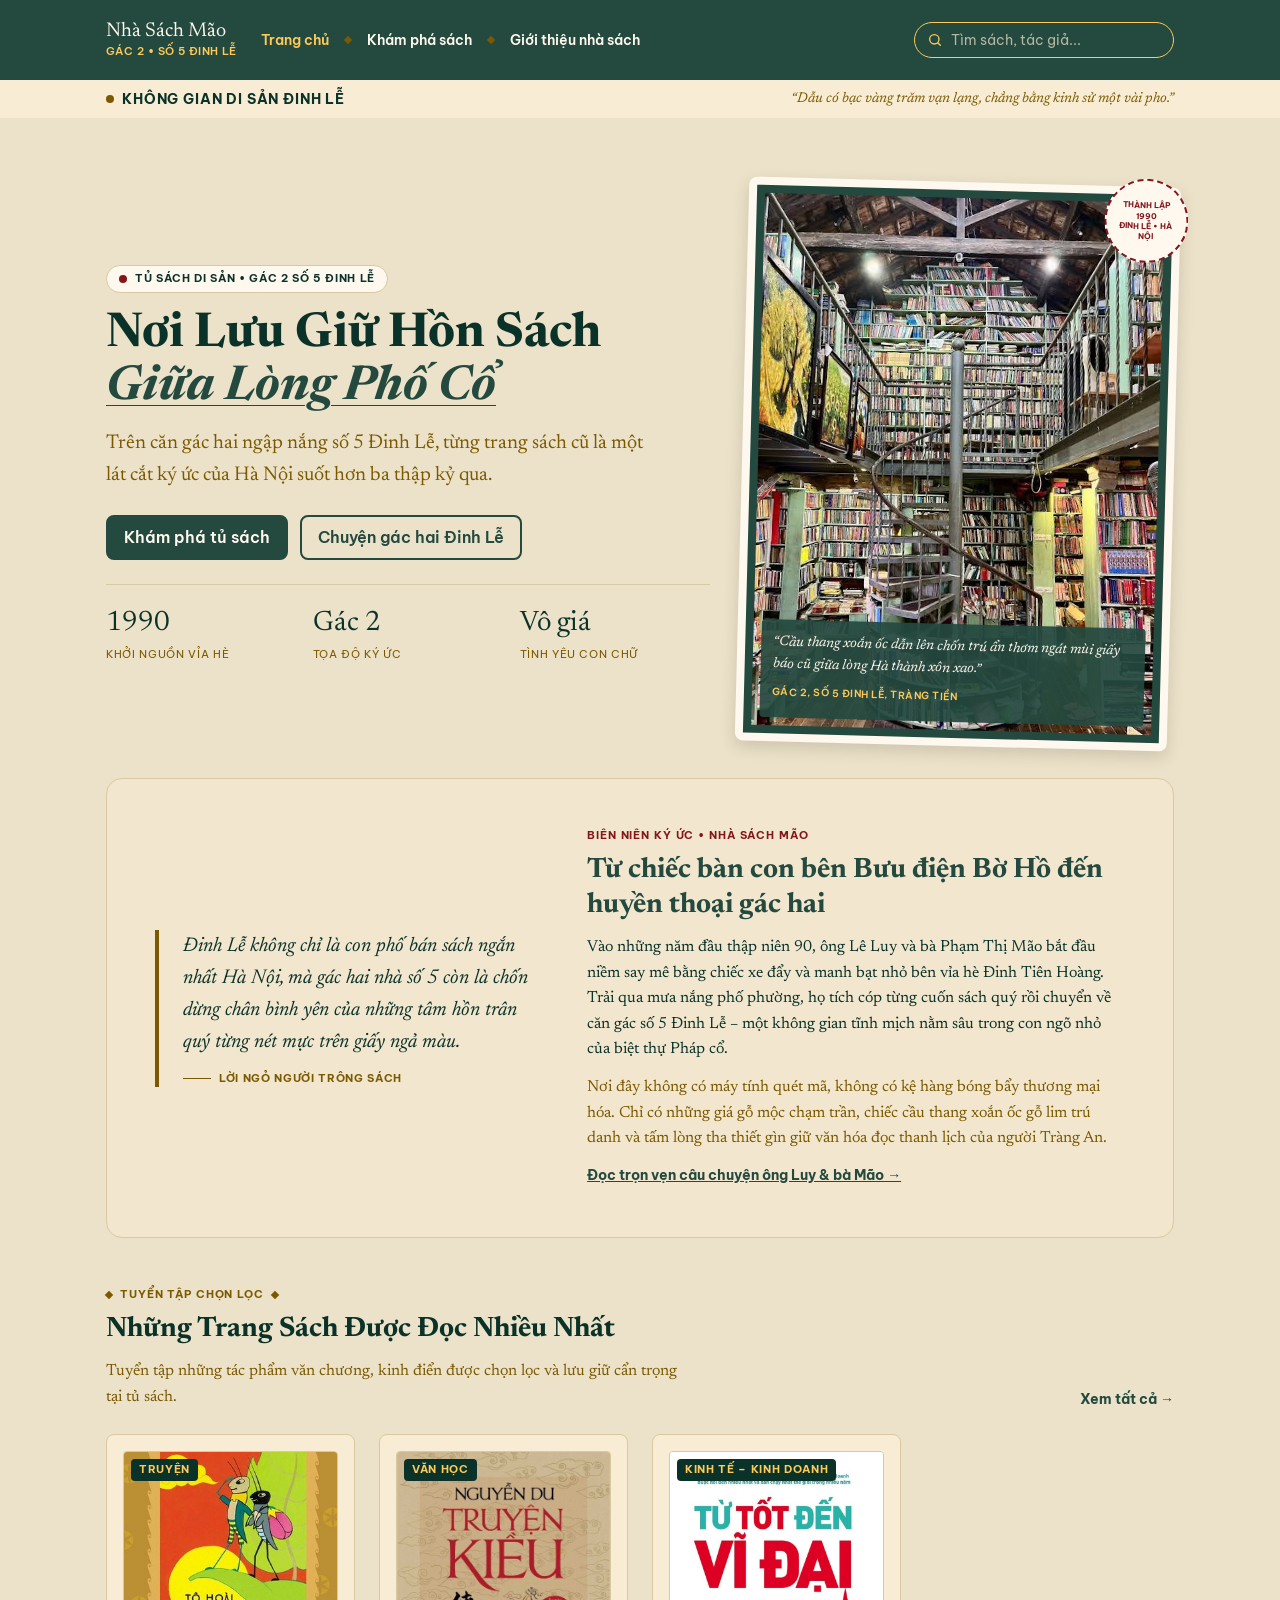
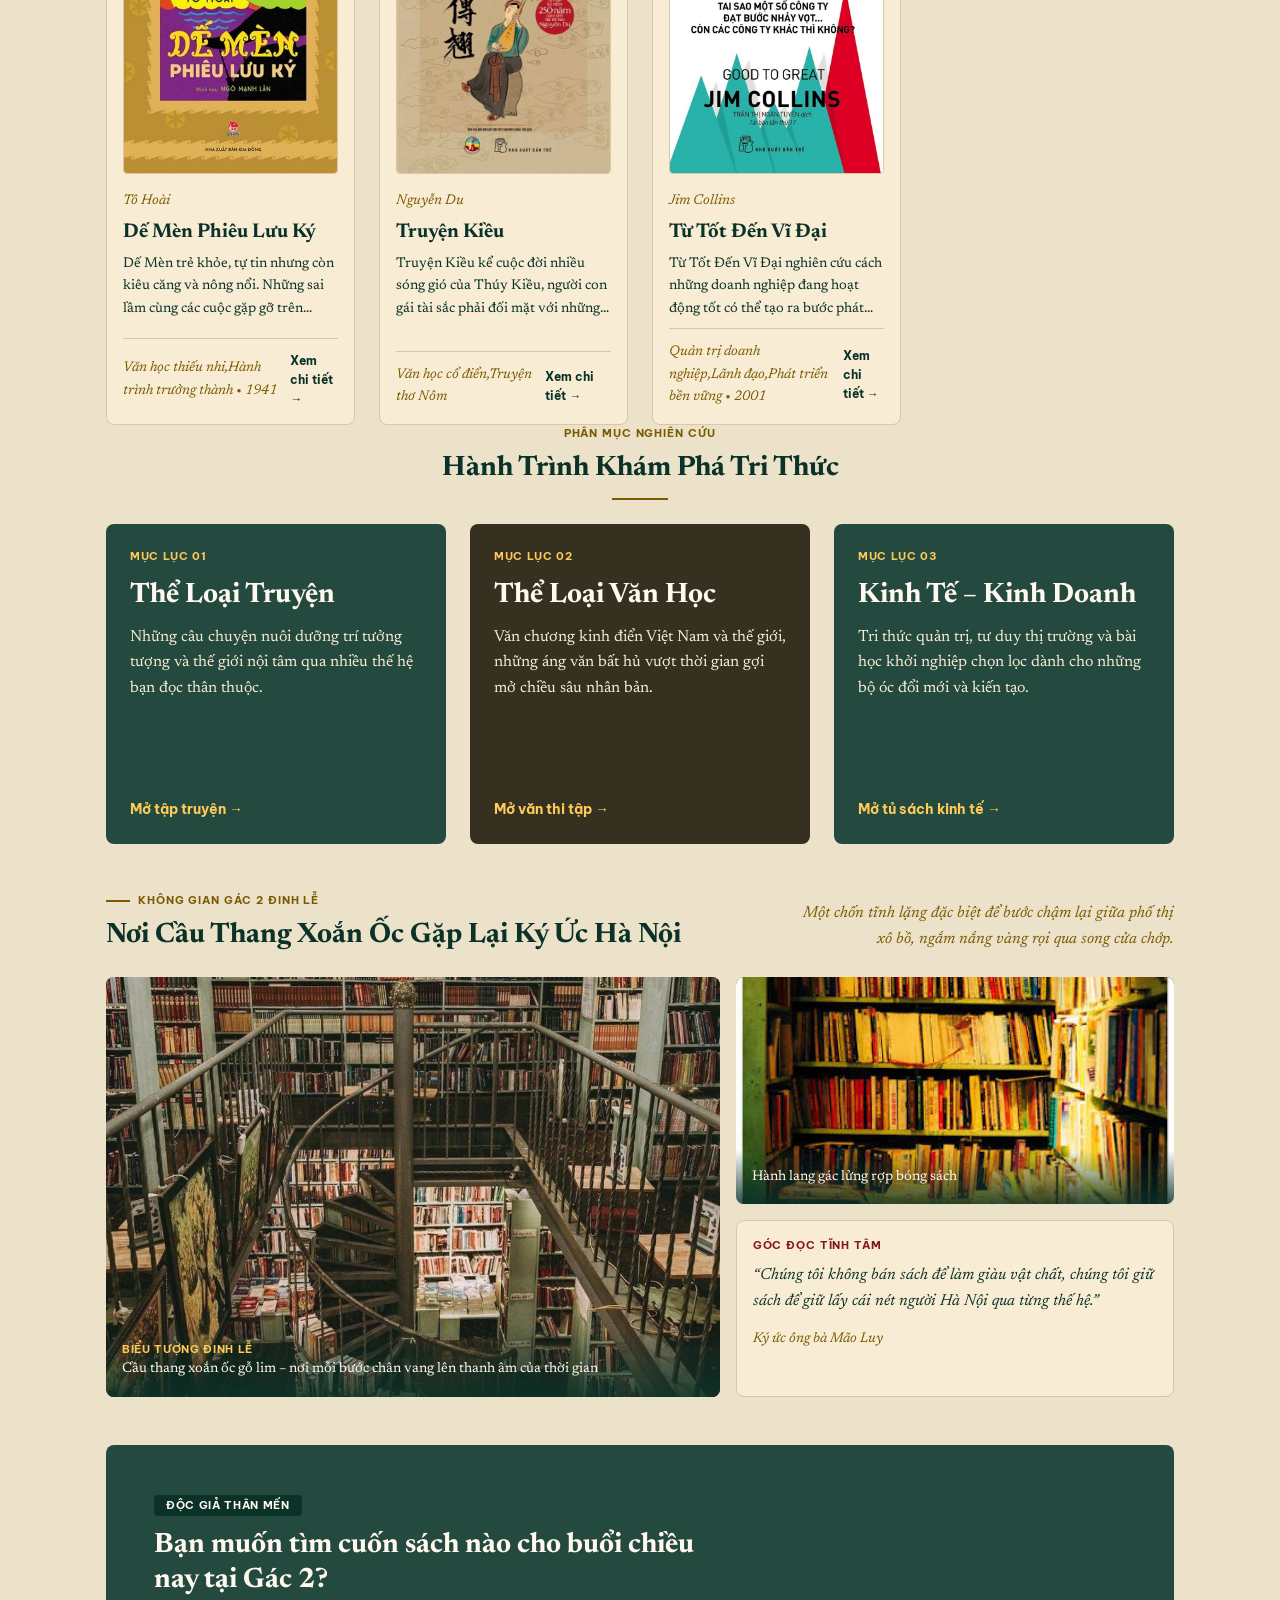
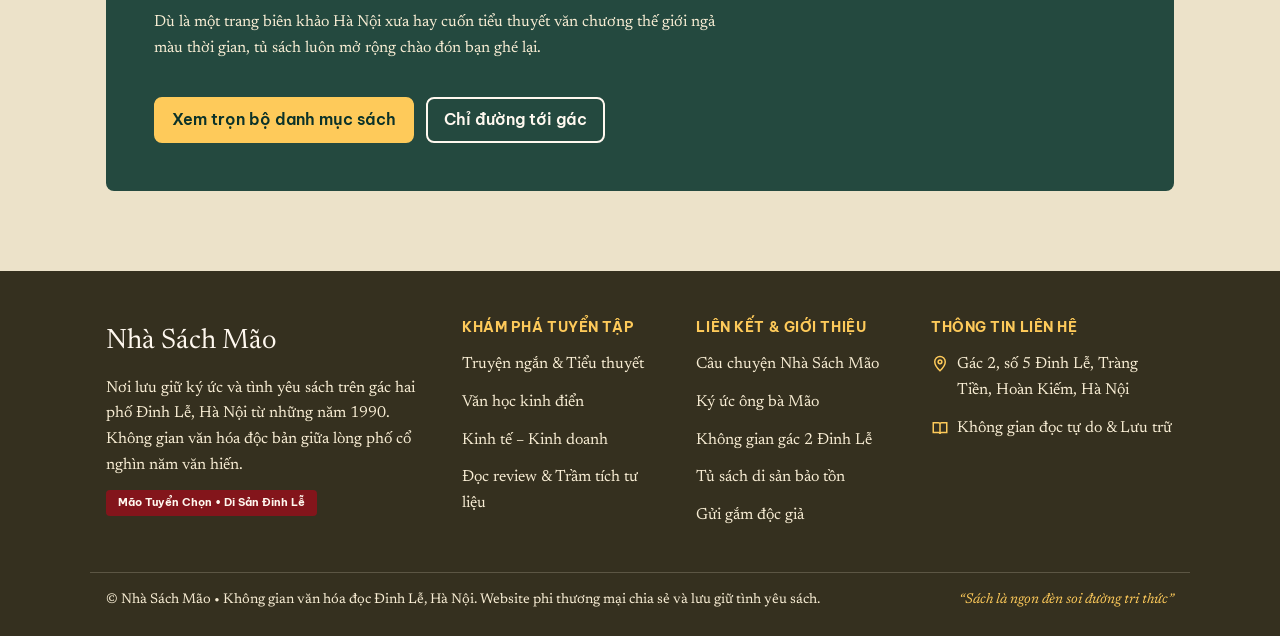
<file: index.html>
<!DOCTYPE html>
<html lang="vi">
<head>
  <meta charset="UTF-8">
  <meta name="viewport" content="width=device-width, initial-scale=1">
  <title>Trang chủ – Nhà sách Mão</title>
  <link rel="stylesheet" href="css/base.css">
  <link rel="stylesheet" href="css/home.css">
</head>
<body>
  <div id="site-header"></div>

  <div class="quote-bar">
    <div class="container quote-bar__inner">
      <p class="quote-bar__label">Không gian di sản Đinh Lễ</p>
      <p class="quote-bar__quote">“Dẫu có bạc vàng trăm vạn lạng, chẳng bằng kinh sử một vài pho.”</p>
    </div>
  </div>

  <main class="container">
    <section class="hero">
      <div class="hero__text">
        <p class="hero__pill">Tủ sách di sản • Gác 2 số 5 Đinh Lễ</p>
        <h1 class="hero__title">Nơi Lưu Giữ Hồn Sách <em>Giữa Lòng Phố Cổ</em></h1>
        <p class="hero__lead">Trên căn gác hai ngập nắng số 5 Đinh Lễ, từng trang sách cũ là một lát cắt ký ức của Hà Nội suốt hơn ba thập kỷ qua.</p>
        <div class="hero__actions">
          <a class="btn" href="products.html">Khám phá tủ sách</a>
          <a class="btn btn--outline" href="about.html">Chuyện gác hai Đinh Lễ</a>
        </div>
        <dl class="hero__stats">
          <div><dt>1990</dt><dd>Khởi nguồn vỉa hè</dd></div>
          <div><dt>Gác 2</dt><dd>Tọa độ ký ức</dd></div>
          <div><dt>Vô giá</dt><dd>Tình yêu con chữ</dd></div>
        </dl>
      </div>

      <figure class="hero__figure">
        <img src="images/about/hero-nha-sach-mao.jpg" alt="Gác sách hai phố Đinh Lễ" onerror="this.remove()">
        <span class="hero__stamp">Thành lập 1990<br>Đinh Lễ • Hà Nội</span>
        <figcaption class="hero__caption">
          <q>Cầu thang xoắn ốc dẫn lên chốn trú ẩn thơm ngát mùi giấy báo cũ giữa lòng Hà thành xôn xao.</q>
          <span>Gác 2, số 5 Đinh Lễ, Tràng Tiền</span>
        </figcaption>
      </figure>
    </section>

    <section class="intro">
      <blockquote class="intro__quote">
        <p>Đinh Lễ không chỉ là con phố bán sách ngắn nhất Hà Nội, mà gác hai nhà số 5 còn là chốn dừng chân bình yên của những tâm hồn trân quý từng nét mực trên giấy ngả màu.</p>
        <cite>Lời ngỏ người trông sách</cite>
      </blockquote>
      <div class="intro__text">
        <p class="eyebrow intro__eyebrow">Biên niên ký ức • Nhà Sách Mão</p>
        <h2>Từ chiếc bàn con bên Bưu điện Bờ Hồ đến huyền thoại gác hai</h2>
        <p>Vào những năm đầu thập niên 90, ông Lê Luy và bà Phạm Thị Mão bắt đầu niềm say mê bằng chiếc xe đẩy và manh bạt nhỏ bên vỉa hè Đinh Tiên Hoàng. Trải qua mưa nắng phố phường, họ tích cóp từng cuốn sách quý rồi chuyển về căn gác số 5 Đinh Lễ – một không gian tĩnh mịch nằm sâu trong con ngõ nhỏ của biệt thự Pháp cổ.</p>
        <p class="intro__muted">Nơi đây không có máy tính quét mã, không có kệ hàng bóng bẩy thương mại hóa. Chỉ có những giá gỗ mộc chạm trần, chiếc cầu thang xoắn ốc gỗ lim trú danh và tấm lòng tha thiết gìn giữ văn hóa đọc thanh lịch của người Tràng An.</p>
        <a class="intro__link" href="about.html">Đọc trọn vẹn câu chuyện ông Luy &amp; bà Mão →</a>
      </div>
    </section>

    <section class="featured" id="featured">
      <header class="featured__head">
        <div>
          <p class="eyebrow featured__eyebrow">Tuyển tập chọn lọc</p>
          <h2>Những Trang Sách Được Đọc Nhiều Nhất</h2>
          <p class="featured__lead">Tuyển tập những tác phẩm văn chương, kinh điển được chọn lọc và lưu giữ cẩn trọng tại tủ sách.</p>
        </div>
        <a class="featured__all" href="products.html">Xem tất cả →</a>
      </header>
      <div class="grid" id="featured-books"></div>
    </section>

    <section class="categories">
      <header class="section-head">
        <p class="eyebrow">Phân mục nghiên cứu</p>
        <h2>Hành Trình Khám Phá Tri Thức</h2>
      </header>
      <div class="categories__grid" id="category-blocks"></div>
    </section>

    <section class="gallery">
      <header class="gallery__head">
        <div>
          <p class="eyebrow">Không gian gác 2 Đinh Lễ</p>
          <h2>Nơi Cầu Thang Xoắn Ốc Gặp Lại Ký Ức Hà Nội</h2>
        </div>
        <p class="gallery__note">Một chốn tĩnh lặng đặc biệt để bước chậm lại giữa phố thị xô bồ, ngắm nắng vàng rọi qua song cửa chớp.</p>
      </header>
      <div class="gallery__grid">
        <figure class="gallery__photo gallery__photo--main">
          <img src="images/about/cau-thang-xoan-oc.jpg" alt="Cầu thang xoắn ốc gỗ lim" onerror="this.remove()">
          <figcaption>
            <span>Biểu tượng Đinh Lễ</span>
            Cầu thang xoắn ốc gỗ lim – nơi mỗi bước chân vang lên thanh âm của thời gian
          </figcaption>
        </figure>
        <figure class="gallery__photo">
          <img src="images/about/kho-tang-sach-xua.jpg" alt="Hành lang gác lửng rợp bóng sách" onerror="this.remove()">
          <figcaption>Hành lang gác lửng rợp bóng sách</figcaption>
        </figure>
        <blockquote class="gallery__quote">
          <p class="eyebrow">Góc đọc tĩnh tâm</p>
          <p>“Chúng tôi không bán sách để làm giàu vật chất, chúng tôi giữ sách để giữ lấy cái nét người Hà Nội qua từng thế hệ.”</p>
          <cite>Ký ức ông bà Mão Luy</cite>
        </blockquote>
      </div>
    </section>

    <section class="invite">
      <div class="invite__text">
        <p class="invite__tag">Độc giả thân mến</p>
        <h2>Bạn muốn tìm cuốn sách nào cho buổi chiều nay tại Gác 2?</h2>
        <p>Dù là một trang biên khảo Hà Nội xưa hay cuốn tiểu thuyết văn chương thế giới ngả màu thời gian, tủ sách luôn mở rộng chào đón bạn ghé lại.</p>
      </div>
      <div class="invite__actions">
        <a class="btn btn--gold" href="products.html">Xem trọn bộ danh mục sách</a>
        <a class="btn btn--outline-light" href="about.html#lien-he">Chỉ đường tới gác</a>
      </div>
    </section>
  </main>

  <div id="site-footer"></div>

  <script src="js/books.js"></script>
  <script src="js/layout.js"></script>
  <script src="js/home.js"></script>
</body>
</html>
</file>
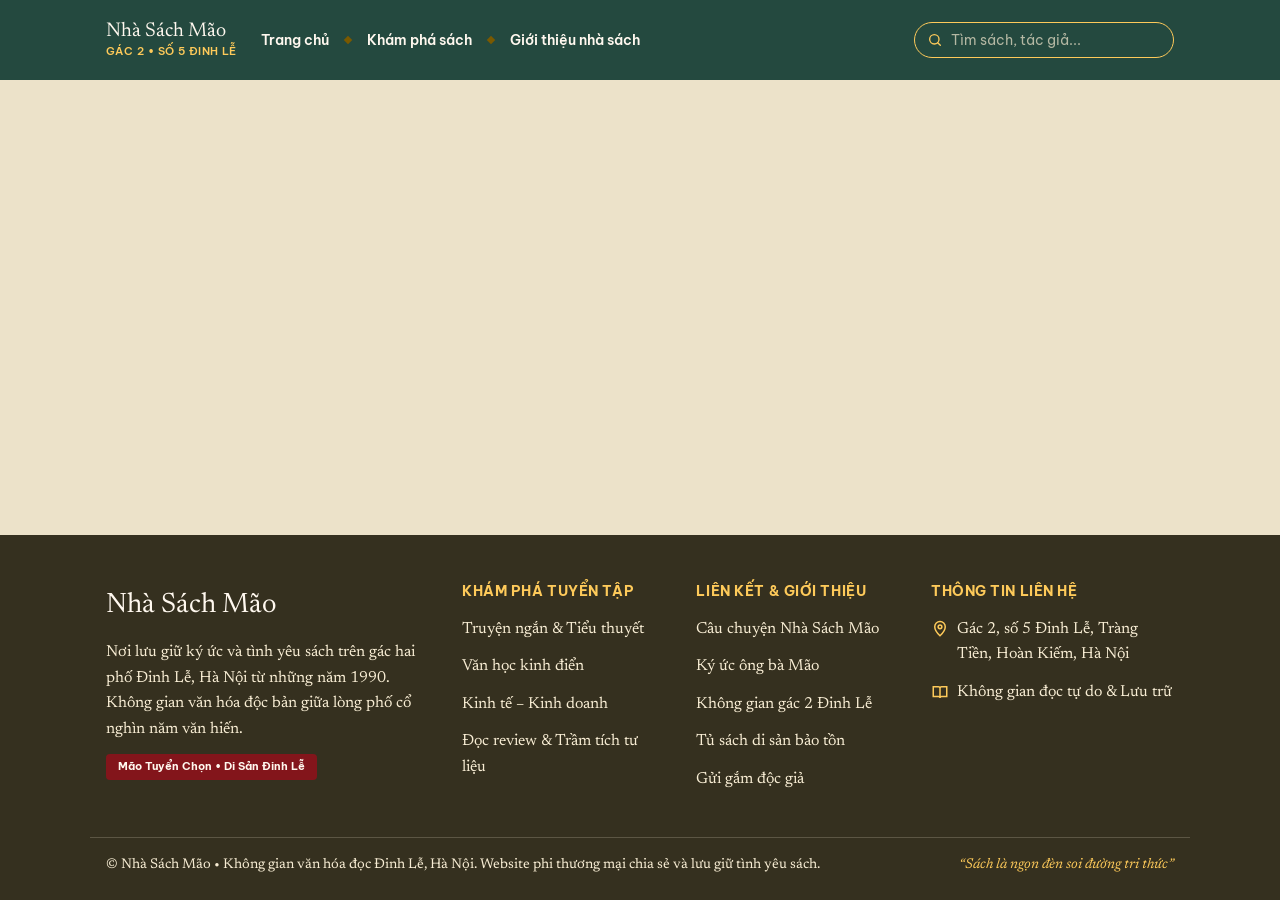
<file: _template.html>
<!DOCTYPE html>
<html lang="vi">
<head>
  <meta charset="UTF-8">
  <meta name="viewport" content="width=device-width, initial-scale=1">
  <title>TIÊU ĐỀ TRANG – Nhà sách Mão</title>
  <link rel="stylesheet" href="css/base.css">
  <!-- CSS riêng của trang: thêm ngay dưới dòng base.css -->
</head>
<body>
  <div id="site-header"></div>

  <main class="container">
    <!-- Nội dung trang -->
  </main>

  <div id="site-footer"></div>

  <script src="js/books.js"></script>
  <script src="js/layout.js"></script>
  <!-- JS riêng của trang: thêm ngay dưới dòng layout.js -->
</body>
</html>
</file>
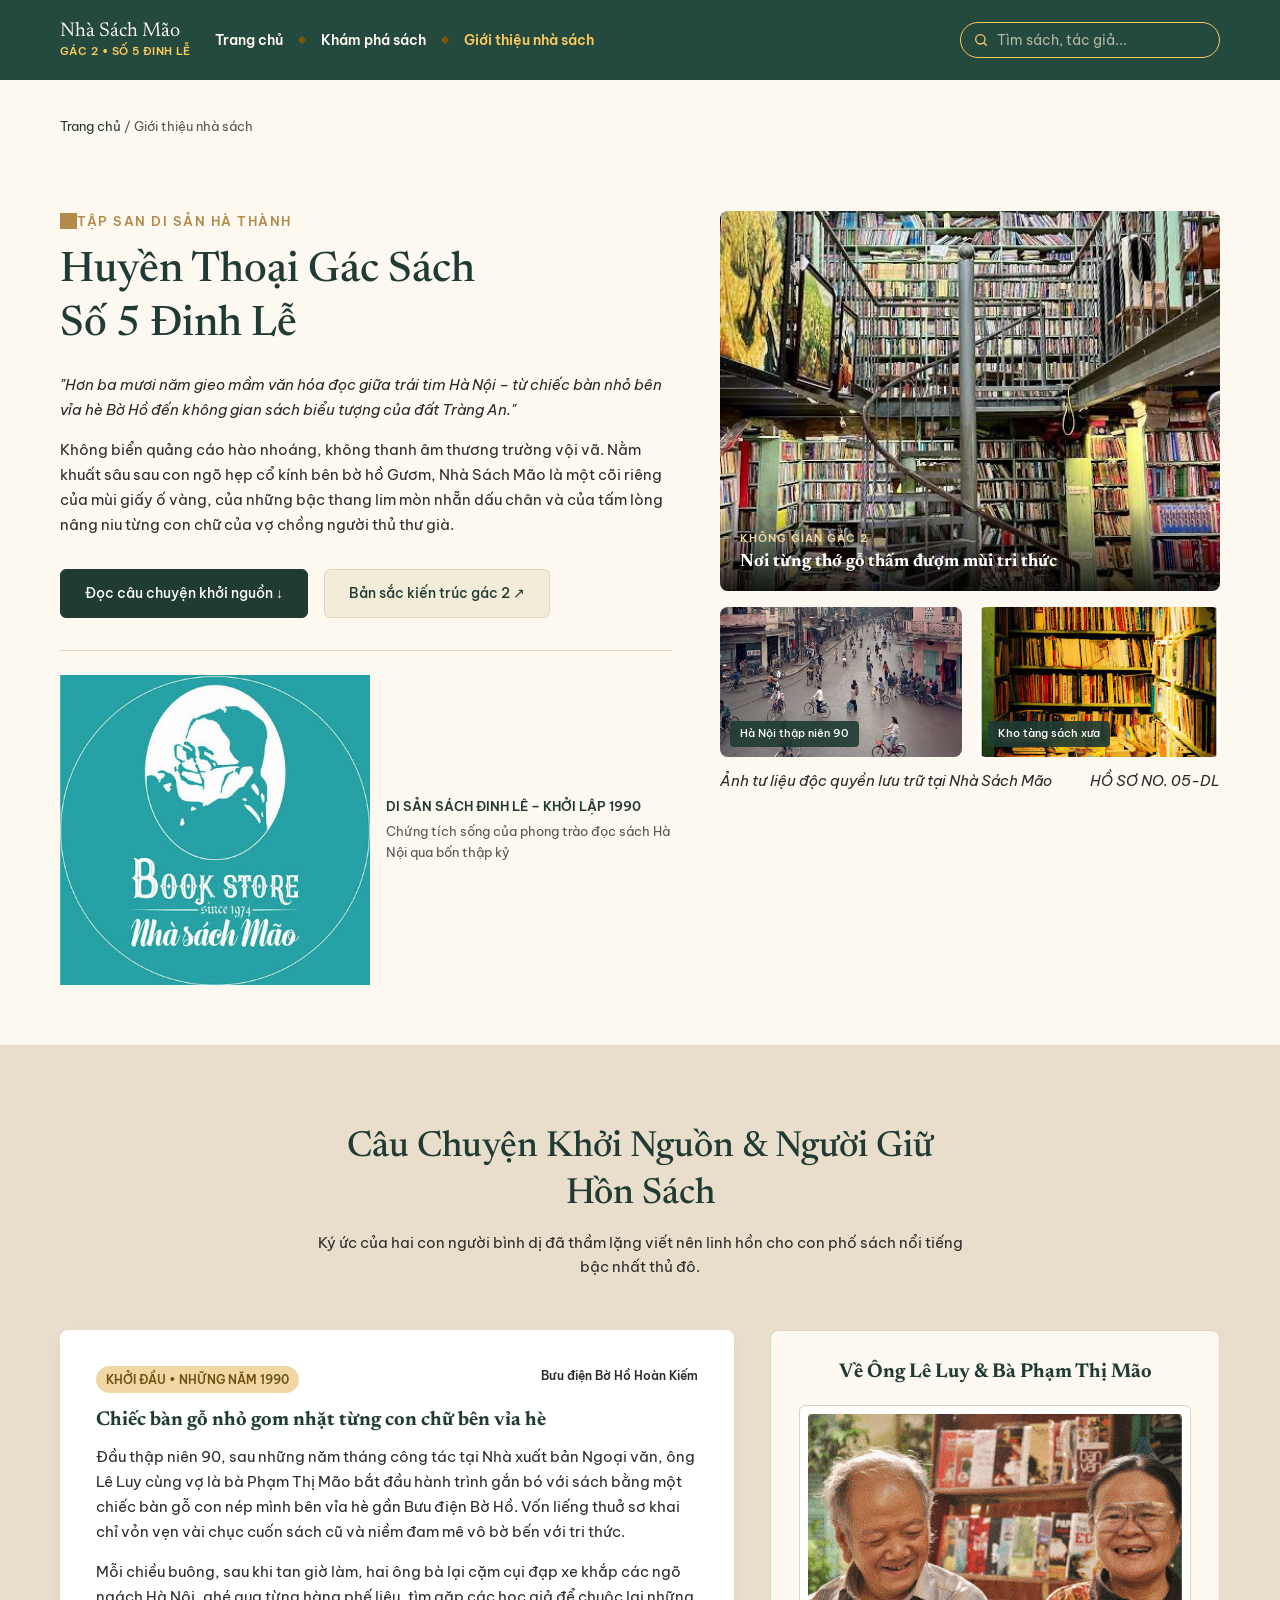
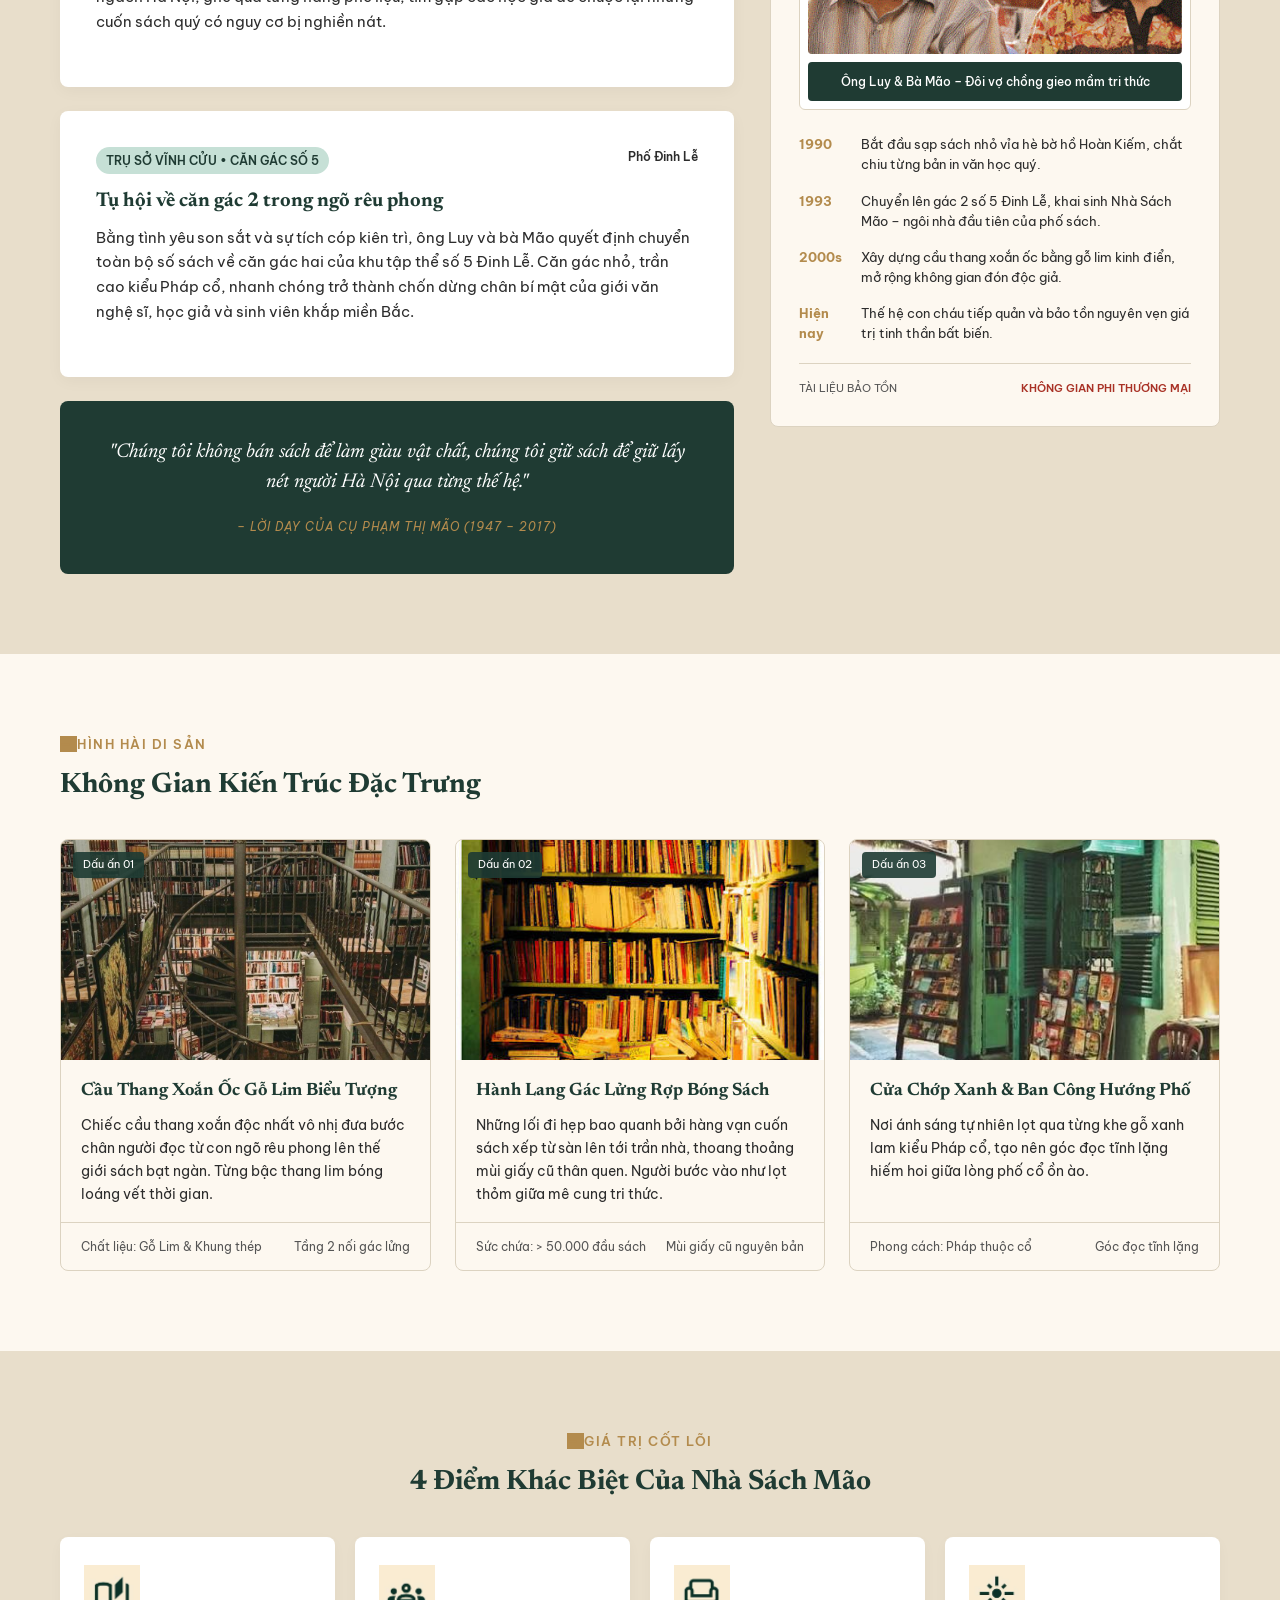
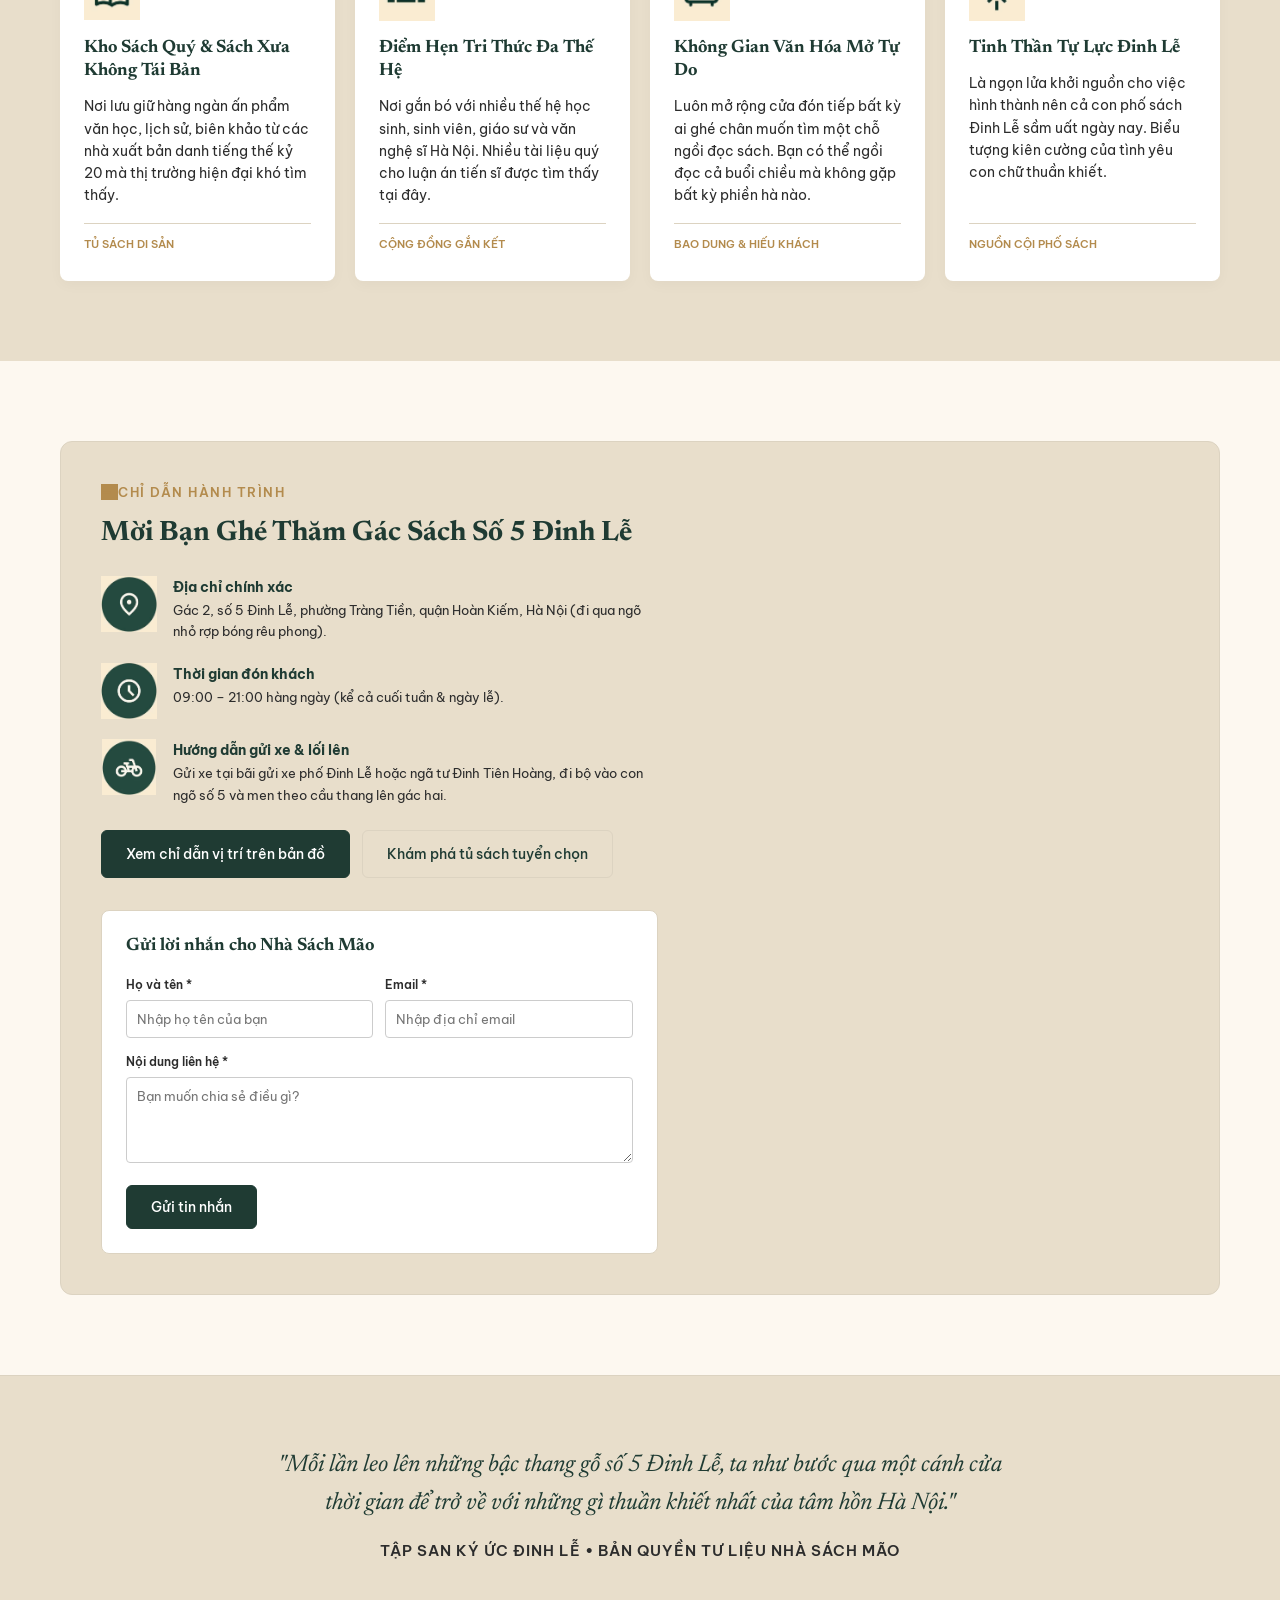
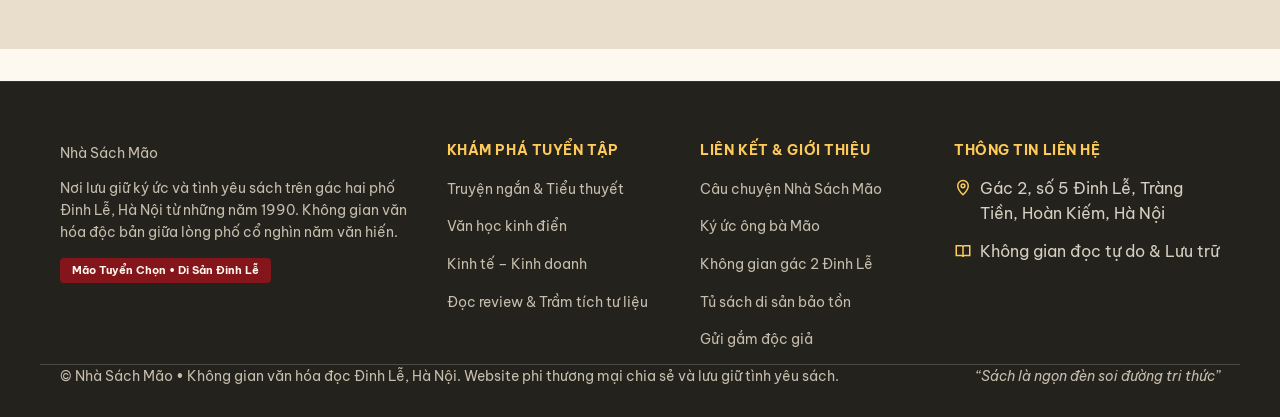
<file: about.html>
<!DOCTYPE html>
<html lang="vi">
<head>
    <meta charset="UTF-8">
    <meta name="viewport" content="width=device-width, initial-scale=1.0">
    <title>Giới thiệu - Nhà sách Mão</title>
    <!-- Kế thừa CSS chung của nhóm, liên kết thêm CSS riêng của trang About -->
    <link rel="stylesheet" href="css/base.css"> 
    <link rel="stylesheet" href="css/about.css">
    <!-- Google Fonts đề xuất -->
    <link href="https://fonts.googleapis.com/css2?family=Lora:ital,wght@0,400;0,600;1,400&family=Inter:wght@400;500&display=swap" rel="stylesheet">
</head>
<body>
    <div id="site-header"></div>

    <!-- BREADCRUMB -->
    <div class="breadcrumb container">
        <a href="index.html">Trang chủ</a> / <span>Giới thiệu nhà sách</span>
    </div>

    <!-- MAIN CONTENT -->
    <main class="about-page">
        
        <!-- 1. HERO SECTION -->
        <section class="about-hero container">
            <div class="hero-content">
                <span class="eyebrow">TẬP SAN DI SẢN HÀ THÀNH</span>
                <h1 class="hero-title">Huyền Thoại Gác Sách<br>Số 5 Đinh Lễ</h1>
                <p class="hero-quote">"Hơn ba mươi năm gieo mầm văn hóa đọc giữa trái tim Hà Nội – từ chiếc bàn nhỏ bên vỉa hè Bờ Hồ đến không gian sách biểu tượng của đất Tràng An."</p>
                <p class="hero-desc">Không biển quảng cáo hào nhoáng, không thanh âm thương trường vội vã. Nằm khuất sâu sau con ngõ hẹp cổ kính bên bờ hồ Gươm, Nhà Sách Mão là một cõi riêng của mùi giấy ố vàng, của những bậc thang lim mòn nhẵn dấu chân và của tấm lòng nâng niu từng con chữ của vợ chồng người thủ thư già.</p>
                
                <div class="hero-actions">
                    <a href="#story" class="btn btn-primary">Đọc câu chuyện khởi nguồn ↓</a>
                    <a href="#architecture" class="btn btn-secondary">Bản sắc kiến trúc gác 2 ↗</a>
                </div>

                <div class="hero-stamp">
                    <div class="stamp-icon">
                        <img src="images/about/icon-stamp.jpg" alt="Di sản sách">
                    </div>
                    <div class="stamp-text">
                        <strong>DI SẢN SÁCH ĐINH LÊ – KHỞI LẬP 1990</strong>
                        <p>Chứng tích sống của phong trào đọc sách Hà Nội qua bốn thập kỷ</p>
                    </div>
                </div>
            </div>

            <div class="hero-images">
                <div class="image-main">
                    <img src="images/about/hero-nha-sach-mao.jpg" alt="Không gian gác 2 nhà sách Mão">
                    <div class="image-caption">
                        <span class="caption-tag">KHÔNG GIAN GÁC 2</span>
                        <h4>Nơi từng thớ gỗ thấm đượm mùi tri thức</h4>
                    </div>
                </div>
                
                <div class="image-sub-grid">
                    <div class="image-sub">
                        <img src="images/about/ha-noi-thap-nien-90.jpg" alt="Hà Nội thập niên 90">
                        <span class="image-badge">Hà Nội thập niên 90</span>
                    </div>
                    <div class="image-sub">
                        <img src="images/about/kho-tang-sach-xua.jpg" alt="Kho tàng sách xưa">
                        <span class="image-badge">Kho tàng sách xưa</span>
                    </div>
                </div>
                <p class="image-credit">Ảnh tư liệu độc quyền lưu trữ tại Nhà Sách Mão <span>HỒ SƠ NO. 05-DL</span></p>
            </div>
        </section>

        <!-- 2. STORY SECTION -->
        <section id="story" class="about-story bg-light">
            <div class="container">
                <div class="story-header text-center">
                    <h2>Câu Chuyện Khởi Nguồn & Người Giữ Hồn Sách</h2>
                    <p>Ký ức của hai con người bình dị đã thầm lặng viết nên linh hồn cho con phố sách nổi tiếng bậc nhất thủ đô.</p>
                </div>

                <div class="story-grid">
                    <div class="story-articles">
                        <article class="story-card">
                            <div class="card-meta">
                                <span class="badge">KHỞI ĐẦU • NHỮNG NĂM 1990</span>
                                <span class="location">Bưu điện Bờ Hồ Hoàn Kiếm</span>
                            </div>
                            <h3>Chiếc bàn gỗ nhỏ gom nhặt từng con chữ bên vỉa hè</h3>
                            <p>Đầu thập niên 90, sau những năm tháng công tác tại Nhà xuất bản Ngoại văn, ông Lê Luy cùng vợ là bà Phạm Thị Mão bắt đầu hành trình gắn bó với sách bằng một chiếc bàn gỗ con nép mình bên vỉa hè gần Bưu điện Bờ Hồ. Vốn liếng thuở sơ khai chỉ vỏn vẹn vài chục cuốn sách cũ và niềm đam mê vô bờ bến với tri thức.</p>
                            <p>Mỗi chiều buông, sau khi tan giờ làm, hai ông bà lại cặm cụi đạp xe khắp các ngõ ngách Hà Nội, ghé qua từng hàng phế liệu, tìm gặp các học giả để chuộc lại những cuốn sách quý có nguy cơ bị nghiền nát.</p>
                        </article>

                        <article class="story-card">
                            <div class="card-meta">
                                <span class="badge badge-green">TRỤ SỞ VĨNH CỬU • CĂN GÁC SỐ 5</span>
                                <span class="location">Phố Đinh Lễ</span>
                            </div>
                            <h3>Tụ hội về căn gác 2 trong ngõ rêu phong</h3>
                            <p>Bằng tình yêu son sắt và sự tích cóp kiên trì, ông Luy và bà Mão quyết định chuyển toàn bộ số sách về căn gác hai của khu tập thể số 5 Đinh Lễ. Căn gác nhỏ, trần cao kiểu Pháp cổ, nhanh chóng trở thành chốn dừng chân bí mật của giới văn nghệ sĩ, học giả và sinh viên khắp miền Bắc.</p>
                        </article>

                        <div class="story-quote">
                            <blockquote>
                                "Chúng tôi không bán sách để làm giàu vật chất, chúng tôi giữ sách để giữ lấy nét người Hà Nội qua từng thế hệ."
                            </blockquote>
                            <cite>– LỜI DẠY CỦA CỤ PHẠM THỊ MÃO (1947 – 2017)</cite>
                        </div>
                    </div>

                    <!-- Sidebar Chân Dung & Timeline -->
                    <aside class="story-sidebar">
                        <div class="sidebar-box">
                            <h3 class="sidebar-title">Về Ông Lê Luy & Bà Phạm Thị Mão</h3>
                            
                            <div class="portrait-frame">
                                <img src="images/about/chan-dung-ong-ba-mao.jpg" alt="Chân dung Ông Lê Luy và Bà Phạm Thị Mão">
                                <div class="portrait-caption">Ông Luy & Bà Mão – Đôi vợ chồng gieo mầm tri thức</div>
                            </div>

                            <ul class="timeline-list">
                                <li>
                                    <strong class="timeline-year">1990</strong>
                                    <span>Bắt đầu sạp sách nhỏ vỉa hè bờ hồ Hoàn Kiếm, chắt chiu từng bản in văn học quý.</span>
                                </li>
                                <li>
                                    <strong class="timeline-year">1993</strong>
                                    <span>Chuyển lên gác 2 số 5 Đinh Lễ, khai sinh Nhà Sách Mão – ngôi nhà đầu tiên của phố sách.</span>
                                </li>
                                <li>
                                    <strong class="timeline-year">2000s</strong>
                                    <span>Xây dựng cầu thang xoắn ốc bằng gỗ lim kinh điển, mở rộng không gian đón độc giả.</span>
                                </li>
                                <li>
                                    <strong class="timeline-year">Hiện nay</strong>
                                    <span>Thế hệ con cháu tiếp quản và bảo tồn nguyên vẹn giá trị tinh thần bất biến.</span>
                                </li>
                            </ul>

                            <div class="sidebar-footer">
                                <span>TÀI LIỆU BẢO TỒN</span>
                                <span class="tag-red">Không gian phi thương mại</span>
                            </div>
                        </div>
                    </aside>
                </div>
            </div>
        </section>

        <!-- 3. ARCHITECTURE SECTION -->
        <section id="architecture" class="about-architecture container">
            <div class="section-header">
                <span class="eyebrow">HÌNH HÀI DI SẢN</span>
                <h2>Không Gian Kiến Trúc Đặc Trưng</h2>
            </div>
            
            <div class="arch-grid">
                <div class="arch-card">
                    <div class="img-wrapper">
                        <img src="images/about/cau-thang-xoan-oc.jpg" alt="Cầu thang xoắn ốc gỗ lim">
                        <span class="arch-tag">Dấu ấn 01</span>
                    </div>
                    <h3>Cầu Thang Xoắn Ốc Gỗ Lim Biểu Tượng</h3>
                    <p>Chiếc cầu thang xoắn độc nhất vô nhị đưa bước chân người đọc từ con ngõ rêu phong lên thế giới sách bạt ngàn. Từng bậc thang lim bóng loáng vết thời gian.</p>
                    <div class="arch-meta">
                        <span>Chất liệu: Gỗ Lim & Khung thép</span>
                        <span>Tầng 2 nối gác lửng</span>
                    </div>
                </div>

                <div class="arch-card">
                    <div class="img-wrapper">
                        <img src="images/about/kho-tang-sach-xua.jpg" alt="Hành lang gác lửng">
                        <span class="arch-tag">Dấu ấn 02</span>
                    </div>
                    <h3>Hành Lang Gác Lửng Rợp Bóng Sách</h3>
                    <p>Những lối đi hẹp bao quanh bởi hàng vạn cuốn sách xếp từ sàn lên tới trần nhà, thoang thoảng mùi giấy cũ thân quen. Người bước vào như lọt thỏm giữa mê cung tri thức.</p>
                    <div class="arch-meta">
                        <span>Sức chứa: > 50.000 đầu sách</span>
                        <span>Mùi giấy cũ nguyên bản</span>
                    </div>
                </div>

                <div class="arch-card">
                    <div class="img-wrapper">
                        <img src="images/about/cua-chop-xanh.jpg" alt="Cửa chớp xanh ban công">
                        <span class="arch-tag">Dấu ấn 03</span>
                    </div>
                    <h3>Cửa Chớp Xanh & Ban Công Hướng Phố</h3>
                    <p>Nơi ánh sáng tự nhiên lọt qua từng khe gỗ xanh lam kiểu Pháp cổ, tạo nên góc đọc tĩnh lặng hiếm hoi giữa lòng phố cổ ồn ào.</p>
                    <div class="arch-meta">
                        <span>Phong cách: Pháp thuộc cổ</span>
                        <span>Góc đọc tĩnh lặng</span>
                    </div>
                </div>
            </div>
        </section>

        <!-- 4. DIFFERENCE SECTION -->
        <section id="difference" class="about-difference bg-light">
            <div class="container">
                <div class="section-header text-center">
                    <span class="eyebrow">GIÁ TRỊ CỐT LÕI</span>
                    <h2>4 Điểm Khác Biệt Của Nhà Sách Mão</h2>
                </div>

                <div class="diff-grid">
                    <!-- Card 1 -->
                    <div class="diff-card">
                        <div class="icon"><img src="images/about/icon-book.jpg" alt="Kho sách quý"></div>
                        <h3>Kho Sách Quý & Sách Xưa Không Tái Bản</h3>
                        <p>Nơi lưu giữ hàng ngàn ấn phẩm văn học, lịch sử, biên khảo từ các nhà xuất bản danh tiếng thế kỷ 20 mà thị trường hiện đại khó tìm thấy.</p>
                        <span class="diff-tag">TỦ SÁCH DI SẢN</span>
                    </div>

                    <!-- Card 2 -->
                    <div class="diff-card">
                        <div class="icon"><img src="images/about/icon-people.jpg" alt="Điểm hẹn tri thức"></div>
                        <h3>Điểm Hẹn Tri Thức Đa Thế Hệ</h3>
                        <p>Nơi gắn bó với nhiều thế hệ học sinh, sinh viên, giáo sư và văn nghệ sĩ Hà Nội. Nhiều tài liệu quý cho luận án tiến sĩ được tìm thấy tại đây.</p>
                        <span class="diff-tag">CỘNG ĐỒNG GẮN KẾT</span>
                    </div>

                    <!-- Card 3 -->
                    <div class="diff-card">
                        <div class="icon"><img src="images/about/icon-sofa.jpg" alt="Không gian mở"></div>
                        <h3>Không Gian Văn Hóa Mở Tự Do</h3>
                        <p>Luôn mở rộng cửa đón tiếp bất kỳ ai ghé chân muốn tìm một chỗ ngồi đọc sách. Bạn có thể ngồi đọc cả buổi chiều mà không gặp bất kỳ phiền hà nào.</p>
                        <span class="diff-tag">BAO DUNG & HIẾU KHÁCH</span>
                    </div>

                    <!-- Card 4 -->
                    <div class="diff-card">
                        <div class="icon"><img src="images/about/icon-sparkle.jpg" alt="Tinh thần tự lực"></div>
                        <h3>Tinh Thần Tự Lực Đinh Lễ</h3>
                        <p>Là ngọn lửa khởi nguồn cho việc hình thành nên cả con phố sách Đinh Lễ sầm uất ngày nay. Biểu tượng kiên cường của tình yêu con chữ thuần khiết.</p>
                        <span class="diff-tag">NGUỒN CỘI PHỐ SÁCH</span>
                    </div>
                </div>
            </div>
        </section>

        <!-- 5. VISIT & CONTACT SECTION -->
        <section id="lien-he" class="about-visit container">
            <div class="visit-grid">
                <div class="visit-info">
                    <span class="eyebrow">CHỈ DẪN HÀNH TRÌNH</span>
                    <h2>Mời Bạn Ghé Thăm Gác Sách Số 5 Đinh Lễ</h2>

                    <ul class="visit-list">
                        <li>
                            <div class="icon"><img src="images/about/icon-location.jpg" alt="Địa chỉ"></div>
                            <div>
                                <strong>Địa chỉ chính xác</strong>
                                <p>Gác 2, số 5 Đinh Lễ, phường Tràng Tiền, quận Hoàn Kiếm, Hà Nội (đi qua ngõ nhỏ rợp bóng rêu phong).</p>
                            </div>
                        </li>
                        <li>
                            <div class="icon"><img src="images/about/icon-time.jpg" alt="Giờ mở cửa"></div>
                            <div>
                                <strong>Thời gian đón khách</strong>
                                <p>09:00 – 21:00 hàng ngày (kể cả cuối tuần & ngày lễ).</p>
                            </div>
                        </li>
                        <li>
                            <div class="icon"><img src="images/about/icon-bike.jpg" alt="Gửi xe"></div>
                            <div>
                                <strong>Hướng dẫn gửi xe & lối lên</strong>
                                <p>Gửi xe tại bãi gửi xe phố Đinh Lễ hoặc ngã tư Đinh Tiên Hoàng, đi bộ vào con ngõ số 5 và men theo cầu thang lên gác hai.</p>
                            </div>
                        </li>
                    </ul>

                    <div class="visit-actions">
                        <a href="https://maps.google.com" target="_blank" rel="noopener" class="btn btn-primary">Xem chỉ dẫn vị trí trên bản đồ</a>
                        <a href="products.html" class="btn btn-outline">Khám phá tủ sách tuyển chọn</a>
                    </div>

                    <!-- Contact Form -->
                    <div class="contact-form-wrapper">
                        <h3>Gửi lời nhắn cho Nhà Sách Mão</h3>
                        <form id="contactForm" class="contact-form" novalidate>
                            <div class="field-group">
                                <div class="field">
                                    <label for="fullname">Họ và tên *</label>
                                    <input type="text" id="fullname" name="fullname" placeholder="Nhập họ tên của bạn">
                                    <span class="error-message">Vui lòng nhập họ tên.</span>
                                </div>
                                <div class="field">
                                    <label for="email">Email *</label>
                                    <input type="email" id="email" name="email" placeholder="Nhập địa chỉ email">
                                    <span class="error-message">Email không hợp lệ.</span>
                                </div>
                            </div>
                            <div class="field">
                                <label for="message">Nội dung liên hệ *</label>
                                <textarea id="message" name="message" rows="4" placeholder="Bạn muốn chia sẻ điều gì?"></textarea>
                                <span class="error-message">Vui lòng nhập nội dung.</span>
                            </div>
                            <button type="submit" class="btn btn-primary">Gửi tin nhắn</button>
                            <div id="formSuccess" class="form-success hidden">Cảm ơn bạn! Tin nhắn đã được gửi thành công.</div>
                        </form>
                    </div>
                </div>

                <div class="visit-map">
                    <div class="map-wrapper">
                        <iframe src="https://www.google.com/maps/embed?pb=!1m18!1m12!1m3!1d3724.116551694931!2d105.85044951476332!3d21.028022485998632!2m3!1f0!2f0!3f0!3m2!1i1024!2i768!4f13.1!3m3!1m2!1s0x3135ab9532822a7f%3A0xcab2133af0fc6e!2zTmjDoCBzw6FjaCBNw6Nv!5e0!3m2!1svi!2s!4v1689000000000!5m2!1svi!2s" width="100%" height="100%" style="border:0;" allowfullscreen="" loading="lazy"></iframe>
                    </div>
                </div>
            </div>
        </section>

        <!-- 6. CLOSING SECTION -->
        <section class="about-closing bg-light text-center">
            <div class="container">
                <blockquote>
                    "Mỗi lần leo lên những bậc thang gỗ số 5 Đinh Lễ, ta như bước qua một cánh cửa thời gian để trở về với những gì thuần khiết nhất của tâm hồn Hà Nội."
                </blockquote>
                <p class="closing-credit">TẬP SAN KÝ ỨC ĐINH LỄ • BẢN QUYỀN TƯ LIỆU NHÀ SÁCH MÃO</p>
            </div>
        </section>
</main>

    <div id="site-footer"></div>

    <!-- JS -->
    <script src="js/layout.js"></script>
    <script src="js/about.js"></script>
</body>
</html>
</file>
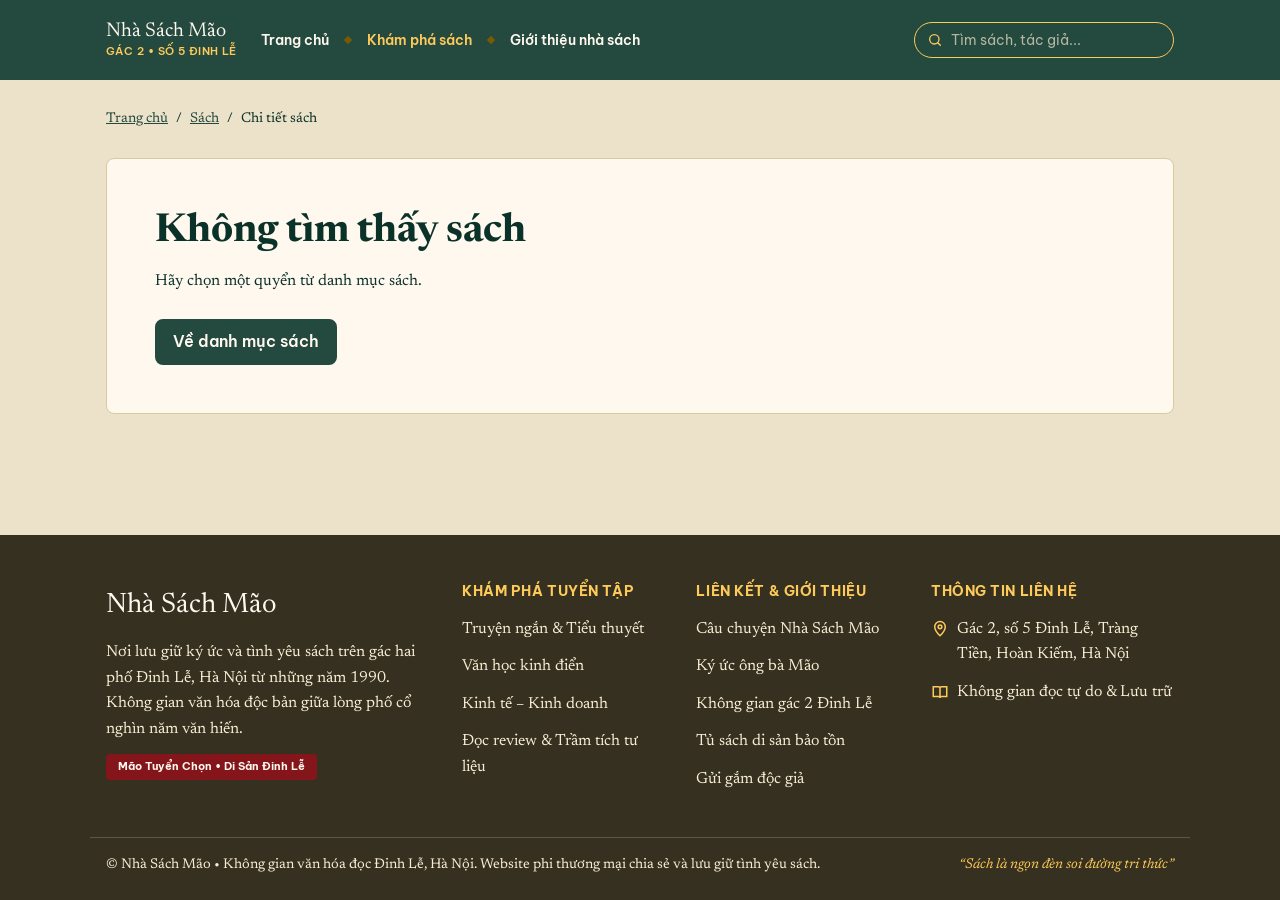
<file: product-detail.html>
<!DOCTYPE html>
<html lang="vi">
<head>
  <meta charset="UTF-8">
  <meta name="viewport" content="width=device-width, initial-scale=1">
  <title>Chi tiết sách – Nhà sách Mão</title>
  <link rel="stylesheet" href="css/base.css">
  <link rel="stylesheet" href="css/detail.css">
</head>
<body>
  <div id="site-header"></div>

  <main class="container detail-page">

  <!-- Đường dẫn cho biết người đọc đang ở trang nào -->
  <nav class="detail-breadcrumb" aria-label="Đường dẫn">
    <a href="index.html">Trang chủ</a>
    <span aria-hidden="true">/</span>
    <a href="products.html">Sách</a>
    <span aria-hidden="true">/</span>
    <span id="breadcrumb-title" aria-current="page">Chi tiết sách</span>
  </nav>

  <section class="detail-error" aria-labelledby="detail-error-title" hidden>
    <h1 id="detail-error-title">Không tìm thấy sách</h1>
    <p id="detail-error-message">Hãy chọn một quyển từ danh mục sách.</p>
    <a class="btn" href="products.html">Về danh mục sách</a>
  </section>

  <!-- Phần thông tin đầu trang -->
  <section class="detail-top" aria-labelledby="book-title" hidden>

    <!-- Cột trái: ảnh bìa và hồ sơ -->
    <div class="detail-left">
      <div class="detail-cover-frame">
        <div id="book-cover"></div>
        <span id="book-ribbon" class="detail-ribbon" hidden></span>
      </div>

      <section class="detail-record">
        <h2>Hồ sơ bản in</h2>

        <dl>
          <div>
            <dt>Thể loại</dt>
            <dd id="book-category">Đang cập nhật</dd>
          </div>

          <div>
            <dt>Ấn hành đầu tiên</dt>
            <dd id="book-year">Đang cập nhật</dd>
          </div>

          <div>
            <dt>Nhà xuất bản</dt>
            <dd id="book-publisher">Đang cập nhật</dd>
          </div>
        </dl>

        <h3>Hiện trạng lưu trữ</h3>
        <p id="book-status">Đang cập nhật</p>
      </section>
    </div>

    <!-- Cột phải: tên, tác giả và giới thiệu -->
    <div class="detail-right">
      <div id="book-labels"></div>

      <h1 id="book-title"></h1>
      <p class="detail-author">Tác giả: <span id="book-author"></span></p>

      <blockquote class="detail-description">
        <p id="book-description"></p>
      </blockquote>

      <a id="back-to-products" class="btn" href="products.html">
        ← Quay lại danh mục sách
      </a>

      <p id="book-note" class="detail-note"></p>
    </div>

  </section>

    <article class="detail-review" aria-labelledby="review-title" hidden>
      <header class="review-header">
        <h2 id="review-title"></h2>
        <p id="review-credit"></p>
      </header>
      <div id="review-content"></div>
    </article>

    <section class="detail-related" aria-labelledby="related-title" hidden>
      <h2 id="related-title">Sách cùng thể loại</h2>
      <div id="related-books" class="detail-related-grid"></div>
    </section>

</main>

  <div id="site-footer"></div>

  <script src="js/books.js"></script>
  <script src="js/layout.js"></script>
  <script src="js/detail.js"></script>
</body>
</html>
</file>
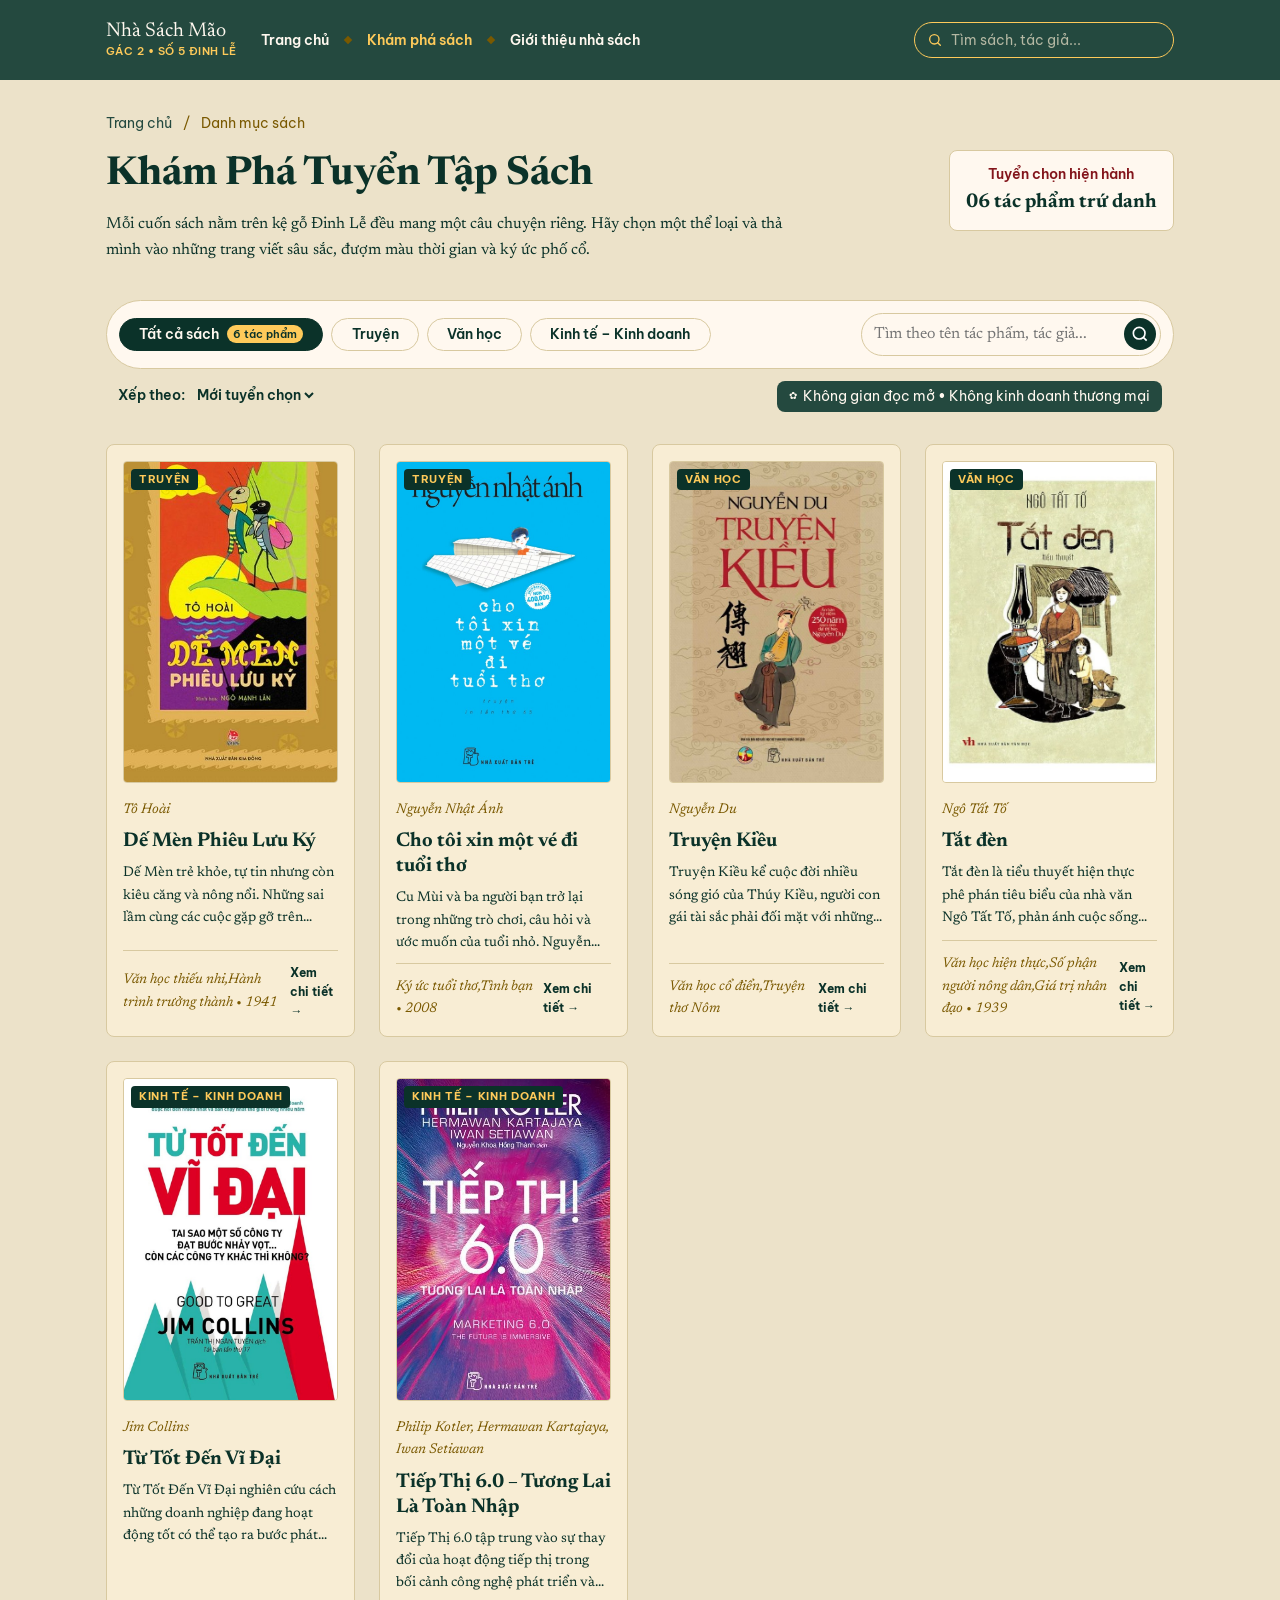
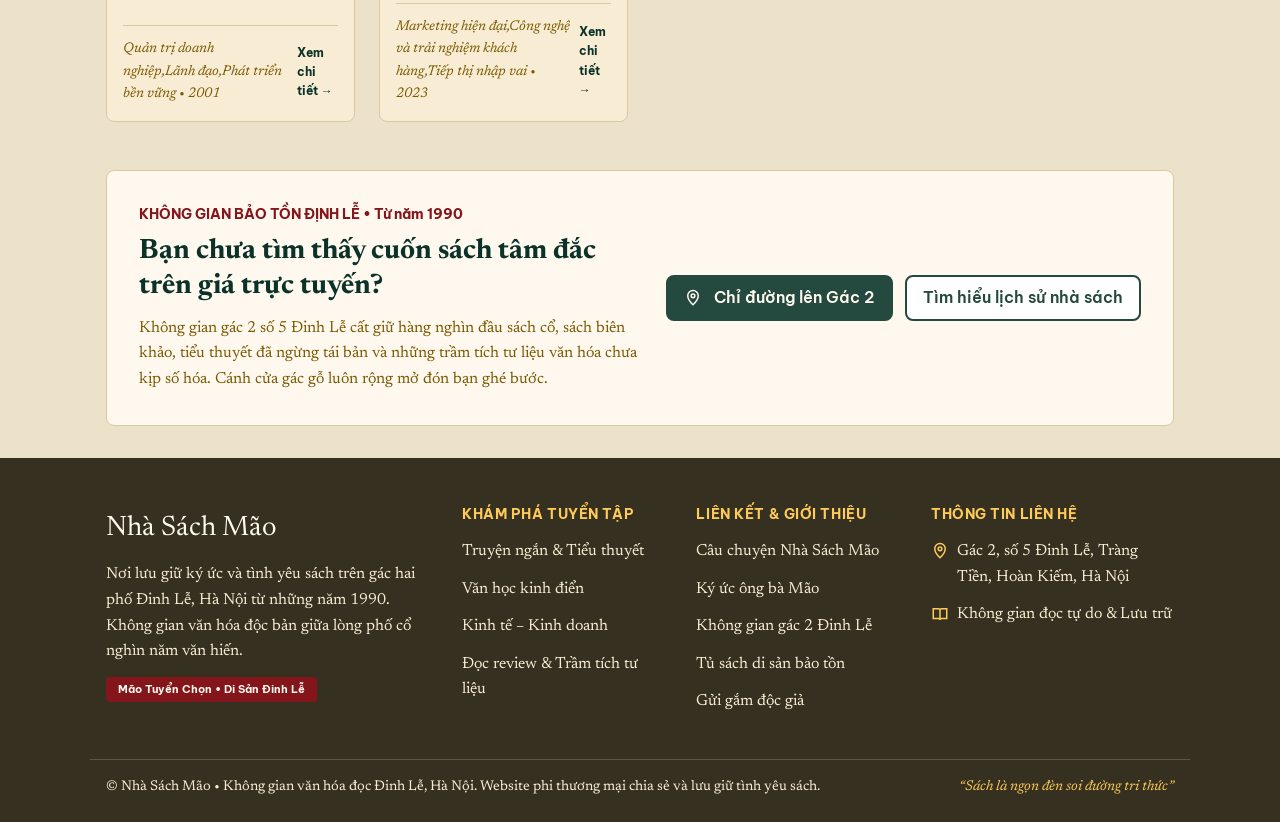
<file: products.html>
<!DOCTYPE html>
<html lang="vi">
<head>
  <meta charset="UTF-8">
  <meta name="viewport" content="width=device-width, initial-scale=1.0">
  <title>Danh mục sách - Nhà Sách Mão</title>
  <link rel="stylesheet" href="css/base.css">
  <link rel="stylesheet" href="css/products.css">
</head>
<body>
  <!-- Header dùng chung -->
  <div id="site-header"></div>

  <main class="container">
    <!-- TU-1: Breadcrumb và phần đầu trang -->
    <section class="page-intro">
      <nav class="breadcrumb" aria-label="Breadcrumb">
        <a href="index.html">Trang chủ</a>
        <span class="breadcrumb__sep">/</span>
        <span aria-current="page">Danh mục sách</span>
      </nav>
      
      <div class="page-intro__header">
        <div class="page-intro__text">
          <h1>Khám Phá Tuyển Tập Sách</h1>
          <p id="category-description">Mỗi cuốn sách nằm trên kệ gỗ Đinh Lễ đều mang một câu chuyện riêng. Hãy chọn một thể loại và thả mình vào những trang viết sâu sắc, đượm màu thời gian và ký ức phố cổ.</p>
        </div>
        <div class="page-intro__stats">
          <span class="page-intro__stats-label">Tuyển chọn hiện hành</span>
          <strong id="book-count" class="page-intro__stats-number">0 tác phẩm trứ danh</strong>
        </div>
      </div>
    </section>

    <!-- TU-2: Thanh lọc, tìm kiếm và sắp xếp -->
    <section class="toolbar">
      <div class="toolbar__filters" id="category-filters">
        <!-- Render động từ JavaScript -->
      </div>
      <div class="toolbar__actions">
        <form class="search-form" id="search-form" role="search">
          <input type="search" id="search-input" class="field__input" placeholder="Tìm theo tên tác phẩm, tác giả..." aria-label="Tìm kiếm">
          <button type="submit" class="search-btn" aria-label="Nút tìm kiếm">
            <svg viewBox="0 0 24 24" fill="none" stroke="currentColor" stroke-width="2" width="20" height="20">
              <circle cx="11" cy="11" r="7"></circle>
              <path d="M20 20l-4-4"></path>
            </svg>
          </button>
        </form>
      </div>
    </section>
    
    <div class="toolbar-meta">
      <div class="sort-control">
        <label for="sort-select" class="sort-label">Xếp theo:</label>
        <select id="sort-select" class="sort-select">
          <option value="default">Mới tuyển chọn</option>
          <option value="az">Tên A–Z</option>
          <option value="za">Tên Z–A</option>
        </select>
      </div>
      <span class="toolbar-badge">Không gian đọc mở • Không kinh doanh thương mại</span>
    </div>

    <!-- TU-3: Lưới sách và Trạng thái rỗng -->
    <section id="products-grid" class="grid products-grid">
      <!-- Sách render động ở đây -->
    </section>

    <div id="empty-state" class="empty-state" hidden>
      <h3>Không tìm thấy sách phù hợp</h3>
      <p>Thử điều chỉnh từ khóa hoặc xóa các bộ lọc để xem toàn bộ danh mục sách của chúng tôi.</p>
      <button type="button" id="clear-filters-btn" class="btn btn--outline">Xóa bộ lọc</button>
    </div>

    <!-- TU-5: Banner mời ghé thăm cuối trang -->
    <section class="banner-visit">
      <div class="banner-visit__content">
        <span class="banner-visit__badge">KHÔNG GIAN BẢO TỒN ĐỊNH LỄ • Từ năm 1990</span>
        <h2>Bạn chưa tìm thấy cuốn sách tâm đắc trên giá trực tuyến?</h2>
        <p>Không gian gác 2 số 5 Đinh Lễ cất giữ hàng nghìn đầu sách cổ, sách biên khảo, tiểu thuyết đã ngừng tái bản và những trầm tích tư liệu văn hóa chưa kịp số hóa. Cánh cửa gác gỗ luôn rộng mở đón bạn ghé bước.</p>
      </div>
      <div class="banner-visit__actions">
        <a href="about.html#lien-he" class="btn">
          <svg viewBox="0 0 24 24" fill="none" stroke="currentColor" stroke-width="2" width="18" height="18" style="margin-right: 8px; vertical-align: text-bottom;"><path d="M12 21s-7-6.5-7-12a7 7 0 0 1 14 0c0 5.5-7 12-7 12z"></path><circle cx="12" cy="9" r="2.5"></circle></svg>
          Chỉ đường lên Gác 2
        </a>
        <a href="about.html" class="btn btn--outline" style="background: white;">Tìm hiểu lịch sử nhà sách</a>
      </div>
    </section>
  </main>

  <!-- Footer dùng chung -->
  <div id="site-footer"></div>

  <!-- Nạp scripts đúng thứ tự -->
  <script src="js/books.js"></script>
  <script src="js/layout.js"></script>
  <script src="js/products.js"></script>
</body>
</html>
</file>
<file: css/base.css>
@import url("https://fonts.googleapis.com/css2?family=Be+Vietnam+Pro:wght@400;600;700&family=Newsreader:ital,wght@0,400;0,600;0,700;1,400&display=swap");

:root {
  --color-cream-1: #fff8ef;
  --color-cream-2: #f8edd4;
  --color-cream-3: #f2e7ce;
  --color-sand: #ece2c9;
  --color-green: #24493f;
  --color-green-dark: #0b3229;
  --color-gold-brown: #7a5900;
  --color-yellow: #feca5a;
  --color-burgundy: #83151b;
  --color-brown-footer: #35301f;

  --color-bg: var(--color-sand);
  --color-surface: var(--color-cream-1);
  --color-text: var(--color-green-dark);
  --color-text-muted: var(--color-gold-brown);
  --color-primary: var(--color-green);
  --color-primary-dark: var(--color-green-dark);
  --color-accent: var(--color-yellow);
  --color-border: #d8c9a0;
  --color-error: var(--color-burgundy);
  --color-success: #2e6b3a;
  --color-on-primary: var(--color-cream-1);
  --color-footer-bg: var(--color-brown-footer);
  --color-footer-text: var(--color-cream-2);

  --font-body: "Newsreader", Cambria, "Times New Roman", serif;
  --font-heading: "Newsreader", Cambria, "Times New Roman", serif;
  --font-label: "Be Vietnam Pro", "Segoe UI", Roboto, Arial, sans-serif;

  --text-sm: 0.875rem;
  --text-base: 1rem;
  --text-lg: 1.25rem;
  --text-xl: 1.75rem;
  --text-2xl: 2.5rem;

  --space-1: 0.25rem;
  --space-2: 0.5rem;
  --space-3: 0.75rem;
  --space-4: 1rem;
  --space-5: 1.5rem;
  --space-6: 2rem;
  --space-7: 3rem;

  --radius: 8px;
  --shadow: 0 2px 8px rgba(43, 36, 32, 0.1);
  --shadow-hover: 0 6px 16px rgba(43, 36, 32, 0.16);
  --container-width: 1100px;
}

*,
*::before,
*::after {
  box-sizing: border-box;
}

body {
  margin: 0;
  min-height: 100vh;
  display: flex;
  flex-direction: column;
  font-family: var(--font-body);
  font-size: var(--text-base);
  line-height: 1.6;
  color: var(--color-text);
  background: var(--color-bg);
}

main {
  flex: 1;
  padding-block: var(--space-6);
}

h1, h2, h3 {
  margin: 0 0 var(--space-3);
  font-family: var(--font-heading);
  line-height: 1.25;
}

h1 { font-size: var(--text-2xl); }
h2 { font-size: var(--text-xl); }
h3 { font-size: var(--text-lg); }

p { margin: 0 0 var(--space-3); }

a { color: var(--color-primary); }
a:hover { color: var(--color-primary-dark); }

img {
  max-width: 100%;
  display: block;
}

:focus-visible {
  outline: 3px solid var(--color-accent);
  outline-offset: 2px;
}

.container {
  width: 100%;
  max-width: var(--container-width);
  margin-inline: auto;
  padding-inline: var(--space-4);
}

.grid {
  display: grid;
  grid-template-columns: repeat(auto-fill, minmax(200px, 1fr));
  gap: var(--space-5);
}

.breadcrumb {
  font-family: var(--font-label);
  margin-bottom: var(--space-4);
  font-size: var(--text-sm);
  color: var(--color-text-muted);
}

.breadcrumb a { text-decoration: none; }
.breadcrumb a:hover { text-decoration: underline; }

.breadcrumb__sep {
  margin-inline: var(--space-2);
}

.btn {
  font-family: var(--font-label);
  display: inline-block;
  padding: var(--space-2) var(--space-4);
  font-size: inherit;
  font-weight: 600;
  text-align: center;
  text-decoration: none;
  color: var(--color-on-primary);
  background: var(--color-primary);
  border: 2px solid var(--color-primary);
  border-radius: var(--radius);
  cursor: pointer;
  transition: background 0.15s, color 0.15s;
}

.btn:hover {
  color: var(--color-on-primary);
  background: var(--color-primary-dark);
  border-color: var(--color-primary-dark);
}

.btn--outline {
  color: var(--color-primary);
  background: transparent;
}

.btn--outline:hover {
  color: var(--color-on-primary);
}

.btn--small {
  padding: var(--space-1) var(--space-3);
  font-size: var(--text-sm);
}

.chip {
  font-family: var(--font-label);
  display: inline-block;
  padding: 0.1rem var(--space-3);
  font-size: var(--text-sm);
  font-weight: 600;
  color: var(--color-primary-dark);
  background: var(--color-cream-2);
  border: 1px solid var(--color-accent);
  border-radius: 999px;
}

.field {
  margin-bottom: var(--space-4);
}

.field__label {
  font-family: var(--font-label);
  display: block;
  margin-bottom: var(--space-1);
  font-weight: 600;
}

.field__input {
  width: 100%;
  padding: var(--space-2) var(--space-3);
  font: inherit;
  color: var(--color-text);
  background: var(--color-surface);
  border: 1px solid var(--color-border);
  border-radius: var(--radius);
}

.field__message {
  display: none;
  margin: var(--space-1) 0 0;
  font-size: var(--text-sm);
  color: var(--color-error);
}

.field--error .field__input {
  border-color: var(--color-error);
}

.field--error .field__message {
  display: block;
}

.cover {
  aspect-ratio: 2 / 3;
  overflow: hidden;
  background: var(--color-border);
  border-radius: var(--radius);
  box-shadow: var(--shadow);
}

.cover img {
  width: 100%;
  height: 100%;
  object-fit: cover;
}

.cover--placeholder {
  display: flex;
  align-items: center;
  justify-content: center;
  padding: var(--space-4);
  text-align: center;
}

.cover__title {
  font-family: var(--font-heading);
  font-size: var(--text-lg);
  font-weight: 700;
  color: #ffffff;
  text-shadow: 0 1px 3px rgba(0, 0, 0, 0.6);
}

.eyebrow {
  display: flex;
  align-items: center;
  gap: var(--space-2);
  margin: 0 0 var(--space-2);
  font-family: var(--font-label);
  font-size: 0.6875rem;
  font-weight: 700;
  letter-spacing: 0.08em;
  text-transform: uppercase;
  color: var(--color-gold-brown);
}

.eyebrow::before {
  content: "";
  width: 24px;
  height: 2px;
  background: currentColor;
}

.book-card {
  display: flex;
  flex-direction: column;
  gap: var(--space-2);
  padding: var(--space-4);
  background: var(--color-cream-2);
  border: 1px solid var(--color-border);
  border-radius: var(--radius);
  transition: box-shadow 0.15s, transform 0.15s;
}

.book-card:hover {
  box-shadow: var(--shadow-hover);
  transform: translateY(-2px);
}

.book-card .cover {
  border: 1px solid var(--color-border);
  border-radius: 4px;
  box-shadow: none;
}

.book-card__cover {
  position: relative;
  display: block;
  margin-bottom: var(--space-2);
}

.book-card__label {
  position: absolute;
  top: var(--space-2);
  left: var(--space-2);
  padding: 2px var(--space-2);
  font-family: var(--font-label);
  font-size: 0.6875rem;
  font-weight: 700;
  letter-spacing: 0.06em;
  text-transform: uppercase;
  color: var(--color-accent);
  background: var(--color-green-dark);
  border-radius: 4px;
}

.book-card__author {
  margin: 0;
  font-size: var(--text-sm);
  font-style: italic;
  color: var(--color-text-muted);
}

.book-card__title {
  margin: 0;
  font-size: var(--text-lg);
}

.book-card__desc {
  display: -webkit-box;
  overflow: hidden;
  margin: 0;
  font-size: var(--text-sm);
  -webkit-line-clamp: 3;
  -webkit-box-orient: vertical;
}

.book-card__footer {
  display: flex;
  align-items: center;
  justify-content: space-between;
  gap: var(--space-2);
  margin-top: auto;
  padding-top: var(--space-3);
  border-top: 1px solid var(--color-border);
  font-size: var(--text-sm);
}

.book-card__note {
  font-style: italic;
  color: var(--color-text-muted);
}

.book-card__link {
  margin-left: auto;
  font-family: var(--font-label);
  font-size: 0.75rem;
  font-weight: 700;
  text-decoration: none;
  color: var(--color-text);
}

.book-card__link:hover {
  color: var(--color-primary);
}

.site-header {
  background: var(--color-green);
  color: var(--color-cream-1);
}

.site-header__inner {
  display: flex;
  flex-wrap: wrap;
  align-items: center;
  justify-content: space-between;
  gap: var(--space-3) var(--space-5);
  min-height: 80px;
}

.site-logo {
  display: flex;
  flex-direction: column;
  text-decoration: none;
  color: var(--color-cream-1);
}

.site-logo:hover {
  color: var(--color-cream-1);
}

.site-logo__name {
  font-family: var(--font-heading);
  font-size: var(--text-lg);
  line-height: 1.2;
}

.site-logo__tag {
  font-family: var(--font-label);
  font-size: 0.6875rem;
  font-weight: 600;
  letter-spacing: 0.04em;
  color: var(--color-accent);
}

.site-header__toggle {
  display: none;
  padding: var(--space-1) var(--space-3);
  font-family: var(--font-label);
  font-weight: 600;
  color: var(--color-cream-1);
  background: transparent;
  border: 1px solid var(--color-accent);
  border-radius: 999px;
  cursor: pointer;
}

.site-header__menu {
  display: flex;
  flex: 1;
  align-items: center;
  justify-content: space-between;
  gap: var(--space-5);
}

.site-nav ul {
  display: flex;
  align-items: center;
  gap: var(--space-4);
  margin: 0;
  padding: 0;
  list-style: none;
}

.site-nav li + li::before {
  content: "";
  display: inline-block;
  width: 6px;
  height: 6px;
  margin-right: var(--space-4);
  background: var(--color-gold-brown);
  transform: rotate(45deg);
}

.site-nav li {
  display: flex;
  align-items: center;
}

.site-nav a {
  font-family: var(--font-label);
  font-size: var(--text-sm);
  font-weight: 600;
  text-decoration: none;
  color: var(--color-cream-1);
}

.site-nav a:hover,
.site-nav a.is-active {
  color: var(--color-accent);
}

.site-search {
  display: flex;
  align-items: center;
  gap: var(--space-2);
  width: 260px;
  max-width: 100%;
  padding: var(--space-1) var(--space-3);
  border: 1px solid var(--color-accent);
  border-radius: 999px;
}

.site-search svg {
  flex: none;
  width: 16px;
  height: 16px;
  stroke: var(--color-accent);
}

.site-search input {
  width: 100%;
  min-width: 0;
  padding: var(--space-1) 0;
  font-family: var(--font-label);
  font-size: var(--text-sm);
  color: var(--color-cream-1);
  background: transparent;
  border: 0;
}

.site-search input::placeholder {
  color: var(--color-cream-3);
  opacity: 0.7;
}

.site-search input:focus-visible {
  outline: none;
}

.site-search:focus-within {
  outline: 3px solid var(--color-accent);
  outline-offset: 2px;
}

@media (max-width: 768px) {
  .site-header__inner {
    padding-block: var(--space-3);
  }

  .site-header__toggle {
    display: block;
  }

  .site-header__menu {
    display: none;
    flex-basis: 100%;
    flex-direction: column;
    align-items: stretch;
  }

  .site-header__menu.is-open {
    display: flex;
  }

  .site-nav ul {
    flex-direction: column;
    align-items: flex-start;
  }

  .site-nav li + li::before {
    display: none;
  }

  .site-search {
    width: 100%;
  }
}

.site-footer {
  padding-block: var(--space-7) var(--space-5);
  color: var(--color-footer-text);
  background: var(--color-footer-bg);
}

.site-footer p {
  margin: 0 0 var(--space-3);
}

.site-footer ul {
  margin: 0;
  padding: 0;
  list-style: none;
}

.site-footer li {
  margin-bottom: var(--space-3);
}

.site-footer a {
  text-decoration: none;
  color: var(--color-footer-text);
}

.site-footer a:hover {
  color: var(--color-accent);
}

.site-footer__grid {
  display: grid;
  grid-template-columns: 1.6fr 1fr 1fr 1.2fr;
  gap: var(--space-6);
}

.site-footer__brand {
  font-family: var(--font-heading);
  font-size: var(--text-xl);
  color: var(--color-cream-1);
}

.site-footer__title {
  margin-bottom: var(--space-4);
  font-family: var(--font-label);
  font-size: var(--text-sm);
  letter-spacing: 0.04em;
  text-transform: uppercase;
  color: var(--color-accent);
}

.site-footer__badge {
  display: inline-block;
  padding: var(--space-1) var(--space-3);
  font-family: var(--font-label);
  font-size: 0.6875rem;
  font-weight: 700;
  color: var(--color-cream-1);
  background: var(--color-burgundy);
  border-radius: 4px;
}

.site-footer__contact li {
  display: flex;
  gap: var(--space-2);
}

.site-footer__contact svg {
  flex: none;
  width: 18px;
  height: 18px;
  margin-top: 3px;
  stroke: var(--color-accent);
}

.site-footer__bottom {
  display: flex;
  flex-wrap: wrap;
  justify-content: space-between;
  gap: var(--space-2) var(--space-5);
  margin-top: var(--space-6);
  padding-top: var(--space-4);
  font-size: var(--text-sm);
  border-top: 1px solid rgba(248, 237, 212, 0.2);
}

.site-footer__bottom p {
  margin: 0;
}

.site-footer__quote {
  font-style: italic;
  color: var(--color-accent);
}

@media (max-width: 768px) {
  .site-footer__grid {
    grid-template-columns: 1fr 1fr;
  }
}

@media (max-width: 480px) {
  .site-footer__grid {
    grid-template-columns: 1fr;
  }
}

@media (max-width: 480px) {
  .grid {
    grid-template-columns: repeat(2, 1fr);
    gap: var(--space-3);
  }

  .book-card {
    padding: var(--space-3);
  }

  .book-card__title {
    font-size: var(--text-base);
  }

  .book-card__desc {
    display: none;
  }
}
</file>
<file: css/home.css>
.quote-bar {
  background: var(--color-cream-2);
}

.quote-bar__inner {
  display: flex;
  flex-wrap: wrap;
  align-items: center;
  justify-content: space-between;
  gap: var(--space-1) var(--space-5);
  padding-block: var(--space-2);
}

.quote-bar p {
  margin: 0;
  font-size: var(--text-sm);
}

.quote-bar__label {
  display: flex;
  align-items: center;
  gap: var(--space-2);
  font-family: var(--font-label);
  font-size: 0.6875rem;
  font-weight: 700;
  letter-spacing: 0.06em;
  text-transform: uppercase;
}

.quote-bar__label::before {
  content: "";
  width: 8px;
  height: 8px;
  background: var(--color-gold-brown);
  border-radius: 50%;
}

.quote-bar__quote {
  font-style: italic;
  color: var(--color-text-muted);
}

.hero {
  display: grid;
  grid-template-columns: 7fr 5fr;
  align-items: center;
  gap: var(--space-6);
  padding-block: var(--space-6);
}

.hero__pill {
  display: inline-flex;
  align-items: center;
  gap: var(--space-2);
  margin-bottom: var(--space-4);
  padding: var(--space-1) var(--space-3);
  font-family: var(--font-label);
  font-size: 0.6875rem;
  font-weight: 700;
  letter-spacing: 0.06em;
  text-transform: uppercase;
  background: var(--color-cream-1);
  border: 1px solid var(--color-border);
  border-radius: 999px;
}

.hero__pill::before {
  content: "";
  width: 8px;
  height: 8px;
  background: var(--color-burgundy);
  border-radius: 50%;
}

.hero__title {
  font-size: 3rem;
  line-height: 1.1;
}

.hero__title em {
  display: block;
  color: var(--color-green);
  text-decoration: underline;
  text-underline-offset: 6px;
  text-decoration-thickness: 1px;
}

.hero__lead {
  max-width: 34rem;
  font-size: var(--text-lg);
  color: var(--color-text-muted);
}

.hero__actions {
  display: flex;
  flex-wrap: wrap;
  gap: var(--space-3);
  margin-block: var(--space-5);
}

.hero__stats {
  display: grid;
  grid-template-columns: repeat(3, 1fr);
  gap: var(--space-4);
  margin: 0;
  padding-top: var(--space-4);
  border-top: 1px solid var(--color-border);
}

.hero__stats dt {
  font-family: var(--font-heading);
  font-size: var(--text-xl);
}

.hero__stats dd {
  margin: 0;
  font-family: var(--font-label);
  font-size: 0.6875rem;
  letter-spacing: 0.06em;
  text-transform: uppercase;
  color: var(--color-text-muted);
}

.hero__figure {
  position: relative;
  min-height: 360px;
  margin: 0;
  padding: var(--space-2);
  background: var(--color-green);
  border: 8px solid var(--color-cream-1);
  border-radius: var(--radius);
  box-shadow: var(--shadow-hover);
  transform: rotate(1.5deg);
}

.hero__figure img {
  width: 100%;
  height: 100%;
  min-height: 340px;
  object-fit: cover;
}

.hero__stamp {
  position: absolute;
  top: calc(var(--space-4) * -1);
  right: calc(var(--space-4) * -1);
  display: flex;
  align-items: center;
  justify-content: center;
  width: 84px;
  height: 84px;
  padding: var(--space-2);
  font-family: var(--font-label);
  font-size: 0.5rem;
  font-weight: 700;
  line-height: 1.3;
  text-align: center;
  text-transform: uppercase;
  color: var(--color-burgundy);
  background: var(--color-cream-1);
  border: 2px dashed var(--color-burgundy);
  border-radius: 50%;
}

.hero__caption {
  position: absolute;
  right: var(--space-4);
  bottom: var(--space-4);
  left: var(--space-4);
  padding: var(--space-3);
  color: var(--color-cream-1);
  background: rgba(36, 73, 63, 0.92);
  border-radius: 4px;
}

.hero__caption q {
  display: block;
  margin-bottom: var(--space-1);
  font-size: var(--text-sm);
  font-style: italic;
}

.hero__caption span {
  font-family: var(--font-label);
  font-size: 0.625rem;
  font-weight: 600;
  letter-spacing: 0.05em;
  text-transform: uppercase;
  color: var(--color-accent);
}

.intro {
  display: grid;
  grid-template-columns: 5fr 7fr;
  gap: var(--space-7);
  margin-bottom: var(--space-7);
  padding: var(--space-7);
  background: var(--color-cream-3);
  border: 1px solid var(--color-border);
  border-radius: 16px;
}

.intro__quote {
  align-self: center;
  margin: 0;
  padding-left: var(--space-5);
  border-left: 4px solid var(--color-gold-brown);
}

.intro__quote p {
  font-size: var(--text-lg);
  font-style: italic;
}

.intro__quote cite {
  display: flex;
  align-items: center;
  gap: var(--space-2);
  font-family: var(--font-label);
  font-size: 0.6875rem;
  font-style: normal;
  font-weight: 700;
  letter-spacing: 0.06em;
  text-transform: uppercase;
  color: var(--color-text-muted);
}

.intro__quote cite::before {
  content: "";
  width: 28px;
  height: 1px;
  background: currentColor;
}

.intro__eyebrow {
  color: var(--color-burgundy);
}

.intro__eyebrow::before {
  display: none;
}

.intro h2 {
  color: var(--color-green);
}

.intro__muted {
  color: var(--color-text-muted);
}

.intro__link {
  font-family: var(--font-label);
  font-size: var(--text-sm);
  font-weight: 700;
  color: var(--color-green);
}

.featured__head {
  display: flex;
  flex-wrap: wrap;
  align-items: flex-end;
  justify-content: space-between;
  gap: var(--space-3);
  margin-bottom: var(--space-5);
}

.featured__eyebrow::before,
.featured__eyebrow::after {
  content: "";
  width: 6px;
  height: 6px;
  background: currentColor;
  transform: rotate(45deg);
}

.featured__lead {
  max-width: 36rem;
  margin: 0;
  color: var(--color-text-muted);
}

.featured__all {
  font-family: var(--font-label);
  font-size: var(--text-sm);
  font-weight: 700;
  text-decoration: none;
  color: var(--color-green);
}

.categories,
.gallery,
.invite {
  margin-bottom: var(--space-7);
}

.section-head {
  margin-bottom: var(--space-5);
  text-align: center;
}

.section-head .eyebrow {
  justify-content: center;
}

.section-head .eyebrow::before {
  display: none;
}

.section-head h2::after {
  content: "";
  display: block;
  width: 56px;
  height: 2px;
  margin: var(--space-3) auto 0;
  background: var(--color-gold-brown);
}

.categories__grid {
  display: grid;
  grid-template-columns: repeat(3, 1fr);
  gap: var(--space-5);
}

.category-card {
  display: flex;
  flex-direction: column;
  gap: var(--space-3);
  min-height: 320px;
  padding: var(--space-5);
  text-decoration: none;
  color: var(--color-cream-1);
  background: var(--color-green);
  border-radius: var(--radius);
  transition: transform 0.15s;
}

.category-card:hover {
  color: var(--color-cream-1);
  transform: translateY(-2px);
}

.category-card--brown {
  background: var(--color-brown-footer);
}

.category-card h3 {
  margin: 0;
  font-size: var(--text-xl);
}

.category-card p {
  margin: 0;
  color: var(--color-cream-2);
}

.category-card__index {
  font-family: var(--font-label);
  font-size: 0.6875rem;
  font-weight: 700;
  letter-spacing: 0.06em;
  text-transform: uppercase;
  color: var(--color-accent);
}

.category-card__cta {
  margin-top: auto;
  font-family: var(--font-label);
  font-size: var(--text-sm);
  font-weight: 700;
  color: var(--color-accent);
}

.gallery__head {
  display: flex;
  flex-wrap: wrap;
  align-items: flex-end;
  justify-content: space-between;
  gap: var(--space-3) var(--space-6);
  margin-bottom: var(--space-5);
}

.gallery__head h2 {
  max-width: 36rem;
  margin: 0;
}

.gallery__note {
  max-width: 24rem;
  margin: 0;
  font-style: italic;
  text-align: right;
  color: var(--color-text-muted);
}

.gallery__grid {
  display: grid;
  grid-template-columns: 1.4fr 1fr;
  gap: var(--space-4);
}

.gallery__photo {
  position: relative;
  min-height: 200px;
  margin: 0;
  overflow: hidden;
  background: var(--color-green);
  border-radius: var(--radius);
}

.gallery__photo--main {
  grid-row: span 2;
  min-height: 420px;
}

.gallery__photo img {
  position: absolute;
  inset: 0;
  width: 100%;
  height: 100%;
  object-fit: cover;
}

.gallery__photo figcaption {
  position: absolute;
  right: 0;
  bottom: 0;
  left: 0;
  padding: var(--space-4);
  font-size: var(--text-sm);
  color: var(--color-cream-1);
  background: linear-gradient(transparent, rgba(11, 50, 41, 0.85));
}

.gallery__photo figcaption span {
  display: block;
  font-family: var(--font-label);
  font-size: 0.6875rem;
  font-weight: 700;
  letter-spacing: 0.06em;
  text-transform: uppercase;
  color: var(--color-accent);
}

.gallery__quote {
  margin: 0;
  padding: var(--space-4);
  background: var(--color-cream-2);
  border: 1px solid var(--color-border);
  border-radius: var(--radius);
}

.gallery__quote .eyebrow {
  color: var(--color-burgundy);
}

.gallery__quote .eyebrow::before {
  display: none;
}

.gallery__quote p:nth-child(2) {
  font-style: italic;
}

.gallery__quote cite {
  font-size: var(--text-sm);
  color: var(--color-text-muted);
}

.invite {
  display: flex;
  flex-wrap: wrap;
  align-items: center;
  justify-content: space-between;
  gap: var(--space-5);
  padding: var(--space-7);
  color: var(--color-cream-1);
  background: var(--color-green);
  border-radius: var(--radius);
}

.invite__text {
  max-width: 36rem;
}

.invite h2 {
  color: var(--color-cream-1);
}

.invite p {
  color: var(--color-cream-2);
}

.invite .invite__tag {
  display: inline-block;
  padding: 2px var(--space-3);
  font-family: var(--font-label);
  font-size: 0.6875rem;
  font-weight: 700;
  letter-spacing: 0.06em;
  text-transform: uppercase;
  color: var(--color-cream-1);
  background: var(--color-green-dark);
  border-radius: 4px;
}

.invite__actions {
  display: flex;
  flex-wrap: wrap;
  gap: var(--space-3);
}

.btn--gold {
  color: var(--color-green-dark);
  background: var(--color-accent);
  border-color: var(--color-accent);
}

.btn--gold:hover {
  color: var(--color-green-dark);
  background: var(--color-cream-2);
  border-color: var(--color-cream-2);
}

.btn--outline-light {
  color: var(--color-cream-1);
  background: transparent;
  border-color: var(--color-cream-1);
}

.btn--outline-light:hover {
  color: var(--color-green-dark);
  background: var(--color-cream-1);
  border-color: var(--color-cream-1);
}

@media (max-width: 768px) {
  .hero,
  .intro,
  .gallery__grid {
    grid-template-columns: 1fr;
  }

  .hero__title {
    font-size: 2.25rem;
  }

  .hero__figure {
    margin-inline: var(--space-3);
  }

  .intro {
    gap: var(--space-5);
    padding: var(--space-5);
  }

  .categories__grid {
    grid-template-columns: 1fr;
  }

  .category-card {
    min-height: 0;
  }

  .gallery__photo--main {
    grid-row: auto;
    min-height: 300px;
  }

  .gallery__note {
    text-align: left;
  }

  .invite {
    padding: var(--space-5);
  }
}

@media (max-width: 480px) {
  .hero__title {
    font-size: 2rem;
  }

  .hero__lead {
    font-size: var(--text-base);
  }

  .hero__stats dt {
    font-size: var(--text-lg);
  }

  .invite__actions,
  .invite__actions .btn {
    width: 100%;
  }
}
</file>
<file: css/about.css>
/* --- 1. BIẾN TOÀN CỤC (CSS VARIABLES) --- */
:root {
    --about-bg-hero: #fdf8f0;      /* Nền be sáng của phần Hero */
    --about-bg-story: #e8decb;     /* Nền be trầm của phần Câu chuyện khởi nguồn */
    --about-bg-white: #ffffff;
    --about-primary: #1f3b33;
    --about-primary-hover: #162a24;
    --about-accent: #b38b4d;
    --about-text: #2c2c2c;
    --about-text-light: #555555;
    --about-border: #dcd3c1;
    
    --font-heading: 'Newsreader', 'Lora', serif;
    --font-body: 'Be Vietnam Pro', sans-serif;
    --transition: all 0.3s ease;
}

/* --- 2. CẤU TRÚC VÀ QUY TẮC CHUNG --- */
* {
    box-sizing: border-box;
}

body {
    background-color: var(--about-bg-hero);
    color: var(--about-text);
    font-family: var(--font-body);
    margin: 0;
    padding: 0;
    -webkit-font-smoothing: antialiased;
}

.container {
    max-width: 1200px;
    margin: 0 auto;
    padding: 0 20px;
}

.bg-light { 
    background-color: var(--about-bg-story); 
}

.text-center { 
    text-align: center; 
}

/* Eyebrow Label */
.eyebrow {
    font-family: var(--font-body);
    font-size: 13px;
    font-weight: 600;
    color: var(--about-accent);
    letter-spacing: 1.5px;
    text-transform: uppercase;
    display: block;
    margin-bottom: 12px;
}
.eyebrow::before {
    content: "— ";
}

/* Typography Headings & Paragraphs */
.about-page h1, 
.about-page h2, 
.about-page h3, 
.about-page h4 {
    font-family: var(--font-heading);
    color: var(--about-primary);
    line-height: 1.3;
    margin-top: 0;
}

.about-page p {
    font-family: var(--font-body);
    font-size: 15px;
    color: var(--about-text);
    line-height: 1.65;
    margin-bottom: 16px;
}

/* --- 3. BREADCRUMB --- */
.breadcrumb {
    padding: 24px 20px 12px 20px;
    margin-top: 12px;
    font-family: var(--font-body);
    font-size: 13px;
    color: var(--about-text-light);
}
.breadcrumb a {
    color: var(--about-primary);
    text-decoration: none;
}

/* --- 4. NÚT BẤM (BUTTONS) --- */
.btn {
    display: inline-flex;
    align-items: center;
    justify-content: center;
    padding: 12px 24px;
    font-family: var(--font-body);
    font-size: 14px;
    font-weight: 500;
    text-decoration: none;
    border-radius: 6px;
    transition: var(--transition);
    cursor: pointer;
}
.btn-primary {
    background-color: var(--about-primary);
    color: #ffffff;
    border: 1px solid var(--about-primary);
}
.btn-primary:hover {
    background-color: var(--about-primary-hover);
}
.btn-secondary {
    background-color: #f3ecd9;
    color: var(--about-primary);
    border: 1px solid #e2d7be;
}
.btn-secondary:hover {
    background-color: #e2d7be;
}
.btn-outline {
    background-color: transparent;
    color: var(--about-primary);
    border: 1px solid var(--about-border);
}
.btn-outline:hover {
    background-color: #ffffff;
}

/* --- 5. HERO SECTION ("HUYỀN THOẠI GÁC SÁCH") --- */
.about-hero {
    background-color: var(--about-bg-hero); /* Background Be sáng chuẩn Hero */
    display: grid;
    grid-template-columns: 1.1fr 0.9fr;
    gap: 48px;
    padding: 30px 20px 60px;
    align-items: start;
}

.hero-title {
    font-size: 42px;
    margin-bottom: 20px;
    font-weight: 500;
}

.hero-quote {
    font-family: var(--font-heading);
    font-size: 19px;
    font-style: italic;
    color: var(--about-text-light);
    margin-bottom: 20px;
    line-height: 1.5;
}

.hero-actions {
    display: flex;
    gap: 16px;
    margin: 32px 0;
}

.hero-stamp {
    display: flex;
    align-items: center;
    gap: 16px;
    padding-top: 24px;
    border-top: 1px solid var(--about-border);
}
.stamp-icon svg {
    display: block;
}
.stamp-text strong {
    font-family: var(--font-body);
    font-size: 13px;
    font-weight: 600;
    color: var(--about-primary);
    display: block;
    margin-bottom: 4px;
}
.stamp-text p {
    font-size: 13px;
    color: var(--about-text-light);
    margin: 0;
}

/* Khối hình ảnh Hero */
.hero-images {
    width: 100%;
}
.image-main {
    position: relative;
    width: 100%;
    height: 380px;
    border-radius: 8px;
    overflow: hidden;
}
.image-main img {
    width: 100%;
    height: 100%;
    object-fit: cover;
    display: block;
}
.image-caption {
    position: absolute;
    bottom: 0;
    left: 0;
    right: 0;
    padding: 24px 20px 16px;
    background: linear-gradient(transparent, rgba(0,0,0,0.85));
    color: #ffffff;
}
.image-caption .caption-tag {
    font-family: var(--font-body);
    font-size: 11px;
    letter-spacing: 1px;
    color: #f1d7a3;
    font-weight: 600;
    display: block;
    margin-bottom: 4px;
}
.image-caption h4 {
    color: #ffffff;
    font-size: 18px;
    margin: 0;
}

.image-sub-grid {
    display: grid;
    grid-template-columns: 1fr 1fr;
    gap: 16px;
    margin-top: 16px;
}
.image-sub {
    position: relative;
    height: 150px;
    border-radius: 8px;
    overflow: hidden;
}
.image-sub img {
    width: 100%;
    height: 100%;
    object-fit: cover;
    display: block;
}
.image-badge {
    position: absolute;
    bottom: 10px;
    left: 10px;
    background: rgba(31, 59, 51, 0.9);
    color: #ffffff;
    padding: 4px 10px;
    font-size: 11px;
    font-weight: 500;
    border-radius: 4px;
}
.image-credit {
    margin-top: 12px;
    font-size: 12px;
    font-style: italic;
    color: var(--about-text-light);
    display: flex;
    justify-content: space-between;
}

/* --- 6. STORY SECTION ("CÂU CHUYỆN KHỞI NGUỒN") --- */
.about-story {
    background-color: var(--about-bg-story); /* Nền be trầm đậm hơn theo mockup */
    padding: 80px 0;
}
.story-header {
    max-width: 650px;
    margin: 0 auto 50px;
}
.story-header h2 { 
    font-size: 36px;
    font-weight: 500;
}

.story-grid {
    display: grid;
    grid-template-columns: 1.8fr 1.2fr;
    gap: 36px;
}
.story-card {
    background: var(--about-bg-white);
    padding: 36px;
    border-radius: 8px;
    margin-bottom: 24px;
    box-shadow: 0 4px 16px rgba(0,0,0,0.04);
}
.card-meta {
    display: flex;
    justify-content: space-between;
    margin-bottom: 14px;
    font-size: 12px;
    font-weight: 600;
}
.card-meta .badge {
    background: #f1d7a3;
    color: #705014;
    padding: 4px 10px;
    border-radius: 20px;
}
.card-meta .badge-green {
    background: #c6e0d6;
    color: var(--about-primary);
}
.story-quote {
    background: var(--about-primary);
    color: #ffffff;
    padding: 36px;
    border-radius: 8px;
    text-align: center;
}
.story-quote blockquote {
    font-family: var(--font-heading);
    font-size: 20px;
    font-style: italic;
    margin: 0 0 16px 0;
    line-height: 1.5;
}
.story-quote cite {
    font-family: var(--font-body);
    font-size: 12px;
    letter-spacing: 1px;
    color: var(--about-accent);
}

/* Sidebar Chân dung & Niên biểu */
.sidebar-box {
    background: var(--about-bg-hero); /* Trắng be nhẹ nổi bật trên nền trầm */
    border: 1px solid var(--about-border);
    padding: 28px;
    border-radius: 8px;
}
.sidebar-title {
    font-size: 20px;
    text-align: center;
    margin-bottom: 20px;
}
.portrait-frame {
    background: #ffffff;
    padding: 8px;
    border: 1px solid var(--about-border);
    border-radius: 6px;
    overflow: hidden;
    margin-bottom: 24px;
}
.portrait-frame img {
    width: 100%;
    height: 240px;
    object-fit: cover;
    display: block;
    border-radius: 4px;
}
.portrait-caption {
    background: var(--about-primary);
    color: #ffffff;
    text-align: center;
    padding: 10px;
    font-size: 12px;
    font-family: var(--font-body);
    font-weight: 500;
    margin-top: 8px;
    border-radius: 4px;
}
.timeline-list {
    list-style: none;
    padding: 0;
    margin: 0 0 20px 0;
}
.timeline-list li {
    display: flex;
    gap: 14px;
    margin-bottom: 16px;
    font-size: 13px;
    line-height: 1.55;
}
.timeline-year {
    color: var(--about-accent);
    min-width: 48px;
    font-weight: 700;
}
.sidebar-footer {
    display: flex;
    justify-content: space-between;
    font-size: 11px;
    text-transform: uppercase;
    color: var(--about-text-light);
    border-top: 1px solid var(--about-border);
    padding-top: 16px;
}
.tag-red { 
    color: #a93226; 
    font-weight: 600; 
}

/* --- 7. ARCHITECTURE SECTION --- */
.about-architecture { 
    background-color: var(--about-bg-hero);
    padding: 80px 20px; 
}
.arch-grid {
    display: grid;
    grid-template-columns: repeat(3, 1fr);
    gap: 24px;
    margin-top: 36px;
}
.arch-card {
    background: var(--about-bg-hero);
    border: 1px solid var(--about-border);
    border-radius: 8px;
    overflow: hidden;
    display: flex;
    flex-direction: column;
}
.arch-card .img-wrapper {
    position: relative;
    height: 220px;
}
.arch-card img {
    width: 100%;
    height: 100%;
    object-fit: cover;
    display: block;
}
.arch-tag {
    position: absolute;
    top: 12px;
    left: 12px;
    background: rgba(31, 59, 51, 0.9);
    color: #ffffff;
    padding: 4px 10px;
    font-size: 11px;
    border-radius: 4px;
}
.arch-card h3 {
    font-size: 18px;
    padding: 20px 20px 10px;
    margin: 0;
}
.arch-card p {
    padding: 0 20px;
    font-size: 14px;
    flex-grow: 1;
}
.arch-meta {
    display: flex;
    justify-content: space-between;
    padding: 14px 20px;
    border-top: 1px solid var(--about-border);
    font-size: 12px;
    color: var(--about-text-light);
}

/* --- 8. DIFFERENCE SECTION --- */
.about-difference { 
    background-color: var(--about-bg-story); /* Nền be trầm */
    padding: 80px 0; 
}
.diff-grid {
    display: grid;
    grid-template-columns: repeat(4, 1fr);
    gap: 20px;
    margin-top: 36px;
}
.diff-card {
    background: var(--about-bg-white);
    padding: 28px 24px;
    border-radius: 8px;
    display: flex;
    flex-direction: column;
    box-shadow: 0 4px 14px rgba(0,0,0,0.03);
}
.icon {
    flex: 0 0 56px;
    width: 56px;
    height: 56px;
}
.icon img {
    display: block;
    width: 100%;
    height: 100%;
    object-fit: contain;
}
.diff-card .icon {
    margin-bottom: 16px;
}
.icon-svg {
    margin-bottom: 16px;
}
.icon-svg svg {
    display: block;
}
.diff-card h3 { 
    font-size: 18px; 
    margin-bottom: 12px; 
}
.diff-card p { 
    font-size: 13.5px; 
    flex-grow: 1; 
    margin-bottom: 16px; 
}
.diff-tag {
    font-size: 11px;
    font-weight: 600;
    color: var(--about-accent);
    padding-top: 12px;
    border-top: 1px solid var(--about-border);
}

/* --- 9. VISIT & CONTACT SECTION --- */
.about-visit { 
    background-color: var(--about-bg-hero);
    padding: 80px 20px; 
}
.visit-grid {
    background: var(--about-bg-story);
    border: 1px solid var(--about-border);
    border-radius: 12px;
    display: grid;
    grid-template-columns: 1.1fr 0.9fr;
    overflow: hidden;
}
.visit-info { 
    padding: 40px; 
}
.visit-list {
    list-style: none;
    padding: 0;
    margin: 24px 0;
}
.visit-list li {
    display: flex;
    gap: 16px;
    margin-bottom: 20px;
}
.visit-list strong { 
    display: block; 
    color: var(--about-primary); 
    font-size: 14px; 
}
.visit-list p { 
    font-size: 13px; 
    margin: 2px 0 0; 
}
.visit-actions { 
    display: flex; 
    gap: 12px; 
    margin-bottom: 32px; 
}

.visit-map { 
    height: 100%; 
    min-height: 450px; 
}
.map-wrapper { 
    width: 100%; 
    height: 100%; 
}

/* Form Liên Hệ */
.contact-form-wrapper {
    background: #ffffff;
    padding: 24px;
    border-radius: 8px;
    border: 1px solid var(--about-border);
}
.contact-form-wrapper h3 { 
    font-size: 18px; 
    margin-bottom: 16px; 
}
.field-group { 
    display: grid; 
    grid-template-columns: 1fr 1fr; 
    gap: 12px; 
}
.field { 
    margin-bottom: 14px; 
}
.field label { 
    display: block; 
    font-size: 12px; 
    font-weight: 600; 
    margin-bottom: 6px; 
}
.field input, 
.field textarea {
    width: 100%;
    padding: 10px;
    border: 1px solid #ccc;
    border-radius: 4px;
    font-size: 13px;
    box-sizing: border-box;
    font-family: var(--font-body);
}
.field input:focus, 
.field textarea:focus {
    outline: none;
    border-color: var(--about-primary);
}
.field .error-message { 
    display: none; 
    color: #d32f2f; 
    font-size: 11px; 
    margin-top: 4px; 
}
.field.field--error input, 
.field.field--error textarea { 
    border-color: #d32f2f; 
}
.field.field--error .error-message { 
    display: block; 
}
.form-success {
    margin-top: 12px;
    padding: 10px;
    background: #e8f5e9;
    color: #2e7d32;
    border-radius: 4px;
    font-size: 13px;
}
.hidden { 
    display: none; 
}

/* --- 10. CLOSING SECTION --- */
.about-closing { 
    background-color: var(--about-bg-story);
    padding: 70px 20px; 
    border-top: 1px solid var(--about-border); 
}
.about-closing blockquote {
    font-family: var(--font-heading);
    font-size: 24px;
    color: var(--about-primary);
    max-width: 750px;
    margin: 0 auto 16px;
    font-style: italic;
}
.closing-credit { 
    font-size: 11px; 
    font-weight: 600; 
    color: var(--about-accent); 
    letter-spacing: 1px; 
}

/* --- 11. FOOTER SECTION --- */
.site-footer {
    background-color: #24221c;
    color: #d6cfc2;
    font-family: var(--font-body);
    padding: 60px 0 30px;
    border-top: 1px solid #363229;
}

.footer-grid {
    display: grid;
    grid-template-columns: 1.5fr 1fr 1fr 1fr;
    gap: 40px;
    margin-bottom: 40px;
}

.site-footer .brand-col h3 {
    font-family: var(--font-heading);
    font-size: 26px;
    font-weight: 500;
    color: #ffffff;
    margin-top: 0;
    margin-bottom: 16px;
}

.site-footer .brand-col p {
    font-family: var(--font-heading);
    font-size: 14px;
    font-style: italic;
    color: #b8b0a2;
    line-height: 1.6;
    margin-bottom: 20px;
}

.site-footer .btn-sm {
    display: inline-block;
    background-color: #9e2a2b;
    color: #ffffff;
    font-family: var(--font-body);
    font-size: 12px;
    font-weight: 500;
    padding: 6px 14px;
    border-radius: 4px;
    letter-spacing: 0.5px;
}

.site-footer h4 {
    font-family: var(--font-body);
    font-size: 13px;
    font-weight: 600;
    color: #cda869;
    letter-spacing: 1.2px;
    text-transform: uppercase;
    margin-top: 0;
    margin-bottom: 20px;
}

.site-footer ul {
    list-style: none;
    padding: 0;
    margin: 0;
}

.site-footer ul li {
    margin-bottom: 12px;
}

.site-footer ul li a,
.site-footer p {
    font-family: var(--font-body);
    font-size: 14px;
    color: #c5bdae;
    text-decoration: none;
    line-height: 1.6;
    transition: color 0.2s ease;
}

.site-footer ul li a:hover {
    color: #ffffff;
}

.footer-bottom {
    border-top: 1px solid #38342a;
    padding-top: 24px;
    display: flex;
    justify-content: space-between;
    align-items: center;
}

.footer-bottom p {
    font-size: 12px;
    color: #999083;
    margin: 0;
}

.footer-bottom p:last-child {
    font-family: var(--font-heading);
    font-style: italic;
    font-size: 13px;
    color: #cda869;
}

/* --- 12. RESPONSIVE MEDIA QUERIES --- */
@media (max-width: 992px) {
    .about-hero, 
    .story-grid, 
    .visit-grid { 
        grid-template-columns: 1fr; 
    }
    .arch-grid { 
        grid-template-columns: 1fr; 
    }
    .diff-grid { 
        grid-template-columns: 1fr 1fr; 
    }
    .visit-map { 
        height: 350px; 
    }
    .footer-grid {
        grid-template-columns: 1fr 1fr;
        gap: 30px;
    }
}

@media (max-width: 768px) {
    .about-hero {
        padding: 20px 20px 40px;
        gap: 32px;
    }
    .hero-title {
        font-size: 32px;
    }
    .hero-actions {
        flex-direction: column;
    }
    .field-group {
        grid-template-columns: 1fr;
    }
    .footer-bottom {
        flex-direction: column;
        gap: 12px;
        text-align: center;
    }
}

@media (max-width: 480px) {
    .hero-title {
        font-size: 26px;
    }
    .diff-grid {
        grid-template-columns: 1fr;
    }
    .visit-info, 
    .story-card, 
    .sidebar-box {
        padding: 20px;
    }
    .footer-grid {
        grid-template-columns: 1fr;
    }
}
</file>
<file: css/detail.css>
/* Giới hạn chiều rộng nội dung trang chi tiết */
.detail-page {
  width: min(1120px, calc(100% - 40px));
  margin-inline: auto;
  padding-block: 28px 64px;
}

.detail-page [hidden] {
  display: none;
}

.detail-error {
  padding: clamp(20px, 5vw, 48px);
  background: var(--color-surface);
  border: 1px solid var(--color-border);
  border-radius: var(--radius);
}

.detail-error p {
  margin-block: 8px 24px;
}

/* Breadcrumb: Trang chủ / Sách / Tên sách */
.detail-breadcrumb {
  display: flex;
  flex-wrap: wrap;
  align-items: center;
  gap: 8px;
  margin-bottom: 28px;
  font-size: 14px;
}

/* Máy tính: cột trái nhỏ hơn cột phải */
.detail-top {
  display: grid;
  grid-template-columns: minmax(0, 380px) minmax(0, 1fr);
  gap: 48px;
  align-items: start;
}

.detail-left,
.detail-right {
  min-width: 0;
}

/* Bìa và nhãn ấn bản */
.detail-cover-frame {
  position: relative;
  padding: 16px;
  background: var(--color-cream-2);
  border: 1px solid var(--color-border);
  border-radius: var(--radius) var(--radius) 0 0;
}

.detail-ribbon {
  position: absolute;
  inset-block-start: 28px;
  inset-inline-start: 6px;
  max-width: calc(100% - 22px);
  padding: 6px 12px;
  color: var(--color-on-primary);
  background: var(--color-burgundy);
  font: 600 12px/1.4 var(--font-label);
  overflow-wrap: anywhere;
}

#book-cover img,
.detail-related .cover img {
  object-fit: contain;
}

/* Hồ sơ bản in nằm dưới ảnh bìa */
.detail-record {
  padding: 24px;
  background: var(--color-surface);
  border: 1px solid var(--color-border);
  border-top: 0;
  border-radius: 0 0 var(--radius) var(--radius);
}

.detail-record h2 {
  margin: 0 0 20px;
  font-size: 18px;
}

.detail-record dl {
  margin: 0;
}

.detail-record dl > div {
  display: flex;
  justify-content: space-between;
  align-items: baseline;
  gap: 16px;
  margin-bottom: 14px;
}

.detail-record dd {
  margin: 0;
  text-align: right;
  overflow-wrap: anywhere;
}

.detail-record h3 {
  margin: 24px 0 10px;
  font-size: 14px;
}

.detail-record p {
  margin: 0;
  line-height: 1.7;
}

/* Thông tin bên phải */
#book-labels {
  display: flex;
  flex-wrap: wrap;
  gap: 8px;
}

.detail-author {
  color: var(--color-text-muted);
}

.detail-right h1 {
  margin: 16px 0 12px;
  font-size: clamp(32px, 4vw, 48px);
  line-height: 1.15;
  overflow-wrap: anywhere;
}

.detail-description {
  margin: 28px 0;
  padding: 24px;
  border-inline-start: 3px solid var(--color-gold-brown);
  background: var(--color-surface);
}

.detail-description p {
  margin: 0;
  font-size: 20px;
  line-height: 1.8;
}

#back-to-products {
  display: inline-flex;
  align-items: center;
  padding: 12px 18px;
}

.detail-note {
  margin-top: 24px;
  padding: 20px;
  line-height: 1.7;
  background: var(--color-cream-2);
  border: 1px solid var(--color-border);
  border-radius: var(--radius);
}

/* Điện thoại và máy tính bảng: xếp thành một cột */
@media (max-width: 768px) {
  .detail-top {
    grid-template-columns: 1fr;
    gap: 28px;
  }

  .detail-left {
    width: 100%;
    max-width: 380px;
    margin-inline: auto;
  }
}

@media (max-width: 480px) {
  .detail-page {
    width: calc(100% - 32px);
    padding-top: 20px;
  }

  .detail-record,
  .detail-description,
  .detail-note {
    padding: 16px;
  }

  .detail-description p {
    font-size: 18px;
  }
}

/* Bài review nằm giữa trang, hẹp hơn phần thông tin sách */
.detail-review {
  max-width: 760px;
  margin: 80px auto 0;
  padding-top: 40px;
  border-top: 1px solid var(--color-border);
  overflow-wrap: anywhere;
}

/* Tiêu đề và dòng người biên soạn */
.review-header {
  margin-bottom: 36px;
  text-align: center;
}

.review-header h2 {
  margin: 0 0 16px;
  font-size: clamp(28px, 3vw, 36px);
  line-height: 1.3;
}

.review-header p {
  margin: 0;
  font-size: 14px;
  line-height: 1.6;
}

/* Ba mục nội dung của bài viết */
.review-section,
.review-readers {
  margin-top: 36px;
}

.review-section h3,
.review-readers h3 {
  margin: 0 0 20px;
  font-size: 24px;
  font-weight: 400;
  line-height: 1.4;
}

.review-section p {
  margin: 0 0 20px;
  font-size: 18px;
  line-height: 1.85;
}

/* Hai ô nhận xét nằm cạnh nhau */
.review-notes {
  display: grid;
  grid-template-columns: repeat(2, minmax(0, 1fr));
  gap: 20px;
  margin-top: 24px;
}

.review-note {
  padding: 20px;
  border: 1px solid var(--color-border);
  background: var(--color-surface);
  border-radius: var(--radius);
}

.review-note h4 {
  margin: 0 0 12px;
  font-size: 14px;
}

.review-note p {
  margin: 0;
  font-size: 16px;
  line-height: 1.7;
}

/* Khung trích dẫn nổi bật giữa bài */
.review-quote {
  margin: 36px 0;
  padding: 28px 20px;
  text-align: center;
  border-block: 1px solid var(--color-border);
  background: var(--color-cream-2);
}

.review-quote p {
  font-size: 26px;
  font-style: italic;
  line-height: 1.5;
}

.review-quote cite {
  display: block;
  font-size: 14px;
}

/* Danh sách người nên đọc */
.review-audience {
  display: grid;
  gap: 12px;
  margin: 24px 0 0;
  padding: 0;
  list-style: none;
}

.review-audience li {
  padding: 18px;
  border: 1px solid var(--color-border);
  background: var(--color-surface);
  font-size: 17px;
  line-height: 1.7;
}

/* Thu gọn trên điện thoại */
@media (max-width: 768px) {
  .detail-review {
    margin-top: 48px;
    padding-top: 28px;
  }

  .review-notes {
    grid-template-columns: 1fr;
  }

  .review-section h3 {
    font-size: 22px;
  }

  .review-quote {
    padding-inline: 12px;
  }

  .review-quote p {
    font-size: 22px;
  }
}

/* Sách cùng thể loại */
.detail-related {
  margin-top: 64px;
  padding-top: 32px;
  border-top: 1px solid var(--color-border);
}

.detail-related h2 {
  margin: 0 0 28px;
  font-size: clamp(26px, 3vw, 34px);
  line-height: 1.3;
}

.detail-related-grid {
  display: grid;
  grid-template-columns: repeat(3, minmax(0, 1fr));
  gap: 24px;
}

.detail-related-grid > * {
  min-width: 0;
}

@media (max-width: 768px) {
  .detail-related-grid {
    grid-template-columns: repeat(2, minmax(0, 1fr));
    gap: 16px;
  }
}

@media (max-width: 480px) {
  .detail-related-grid {
    grid-template-columns: 1fr;
  }
}
</file>
<file: css/products.css>
/* TU-1: Phần đầu trang */
.page-intro {
  margin-bottom: var(--space-5);
}

.page-intro__header {
  display: flex;
  justify-content: space-between;
  align-items: flex-start;
  gap: var(--space-5);
}

.page-intro__text {
  flex: 1;
  max-width: 700px;
}

.page-intro__stats {
  display: flex;
  flex-direction: column;
  align-items: flex-start;
  padding: var(--space-3) var(--space-4);
  background-color: var(--color-surface);
  border: 1px solid var(--color-border);
  border-radius: var(--radius);
}

.page-intro__stats-label {
  font-family: var(--font-label);
  font-size: var(--text-sm);
  color: var(--color-error); /* Đỏ đô */
  font-weight: 600;
  display: flex;
  align-items: center;
  gap: var(--space-2);
}
.page-intro__stats-label::before {
  content: "";
  display: inline-block;
  width: 14px;
  height: 14px;
  background: url('data:image/svg+xml;utf8,<svg viewBox="0 0 24 24" fill="none" stroke="%2383151b" stroke-width="2"><path d="M4 19.5A2.5 2.5 0 0 1 6.5 17H20"></path><path d="M6.5 2H20v20H6.5A2.5 2.5 0 0 1 4 19.5v-15A2.5 2.5 0 0 1 6.5 2z"></path></svg>') no-repeat center;
}

.page-intro__stats-number {
  font-family: var(--font-heading);
  font-size: var(--text-lg);
  color: var(--color-text);
}

/* TU-2: Thanh lọc và Tìm kiếm */
.toolbar {
  display: flex;
  align-items: center;
  justify-content: space-between;
  gap: var(--space-4);
  padding: var(--space-3);
  background-color: var(--color-surface);
  border-radius: 999px;
  border: 1px solid var(--color-border);
  margin-bottom: var(--space-3);
}

.toolbar__filters {
  display: flex;
  gap: var(--space-2);
  overflow-x: auto; /* Cho phép cuộn ngang trên mobile */
  scrollbar-width: none; /* Ẩn scrollbar Firefox */
}
.toolbar__filters::-webkit-scrollbar { display: none; }

.filter-btn {
  font-family: var(--font-label);
  font-size: var(--text-sm);
  font-weight: 600;
  padding: 0.4rem 1.2rem;
  border: 1px solid var(--color-border);
  border-radius: 999px;
  background-color: transparent;
  color: var(--color-text);
  cursor: pointer;
  white-space: nowrap;
  transition: all 0.2s ease;
  display: flex;
  align-items: center;
  gap: var(--space-2);
}

.filter-btn:hover {
  background-color: var(--color-cream-2);
}

.filter-btn.is-active {
  background-color: var(--color-primary-dark);
  color: var(--color-surface);
  border-color: var(--color-primary-dark);
}

.filter-badge {
  background-color: var(--color-accent);
  color: var(--color-primary-dark);
  padding: 2px 6px;
  border-radius: 99px;
  font-size: 0.7rem;
}

.search-form {
  display: flex;
  position: relative;
  width: 300px;
}

.search-form .field__input {
  padding-right: 2.5rem;
  border-radius: 999px;
}

.search-btn {
  position: absolute;
  right: 5px;
  top: 50%;
  transform: translateY(-50%);
  background: var(--color-primary-dark);
  color: white;
  border: none;
  width: 32px;
  height: 32px;
  border-radius: 50%;
  display: flex;
  align-items: center;
  justify-content: center;
  cursor: pointer;
}

.toolbar-meta {
  display: flex;
  justify-content: space-between;
  align-items: center;
  margin-bottom: var(--space-6);
  padding-inline: var(--space-3);
}

.sort-label {
  font-family: var(--font-label);
  font-weight: 600;
  font-size: var(--text-sm);
  margin-right: var(--space-1);
}

.sort-select {
  font-family: var(--font-label);
  font-size: var(--text-sm);
  font-weight: 600;
  border: none;
  background: transparent;
  color: var(--color-text);
  cursor: pointer;
  outline: none;
}

.toolbar-badge {
  font-family: var(--font-label);
  font-size: var(--text-sm);
  background-color: var(--color-primary);
  color: var(--color-surface);
  padding: 4px 12px;
  border-radius: var(--radius);
  display: flex;
  align-items: center;
  gap: 6px;
}
.toolbar-badge::before {
  content: '✿';
  font-size: 10px;
}

/* TU-3: Trạng thái trống */
.products-grid {
  margin-bottom: var(--space-7);
}

.empty-state {
  text-align: center;
  padding: var(--space-7) var(--space-4);
  background-color: var(--color-surface);
  border: 1px dashed var(--color-border);
  border-radius: var(--radius);
  margin-bottom: var(--space-7);
}

/* TU-5: Banner Gác 2 */
.banner-visit {
  background-color: var(--color-surface);
  border: 1px solid var(--color-border);
  border-radius: var(--radius);
  padding: var(--space-6);
  display: flex;
  justify-content: space-between;
  align-items: center;
  gap: var(--space-5);
  margin-top: var(--space-7);
}

.banner-visit__badge {
  font-family: var(--font-label);
  font-size: var(--text-sm);
  font-weight: 700;
  color: var(--color-error);
  display: block;
  margin-bottom: var(--space-2);
}

.banner-visit__content h2 { margin-bottom: var(--space-3); }
.banner-visit__content p { margin: 0; color: var(--color-text-muted); }
.banner-visit__actions {
  display: flex;
  flex-shrink: 0;
  gap: var(--space-3);
}

/* TU-6: Responsive */
@media (max-width: 1024px) {
  .page-intro__header { flex-direction: column; }
  .toolbar { border-radius: var(--radius); }
}

@media (max-width: 768px) {
  .toolbar {
    flex-direction: column;
    align-items: stretch;
    background: transparent;
    border: none;
    padding: 0;
  }
  .toolbar__filters { padding-bottom: var(--space-2); }
  .search-form { width: 100%; }
  .toolbar-meta { flex-direction: column; align-items: flex-start; gap: var(--space-3); }
  .banner-visit { flex-direction: column; align-items: flex-start; }
}

@media (max-width: 480px) {
  .grid {
    grid-template-columns: repeat(2, 1fr);
    gap: var(--space-3);
  }
  .banner-visit__actions { flex-direction: column; width: 100%; }
  .banner-visit__actions .btn { width: 100%; }
}
</file>
